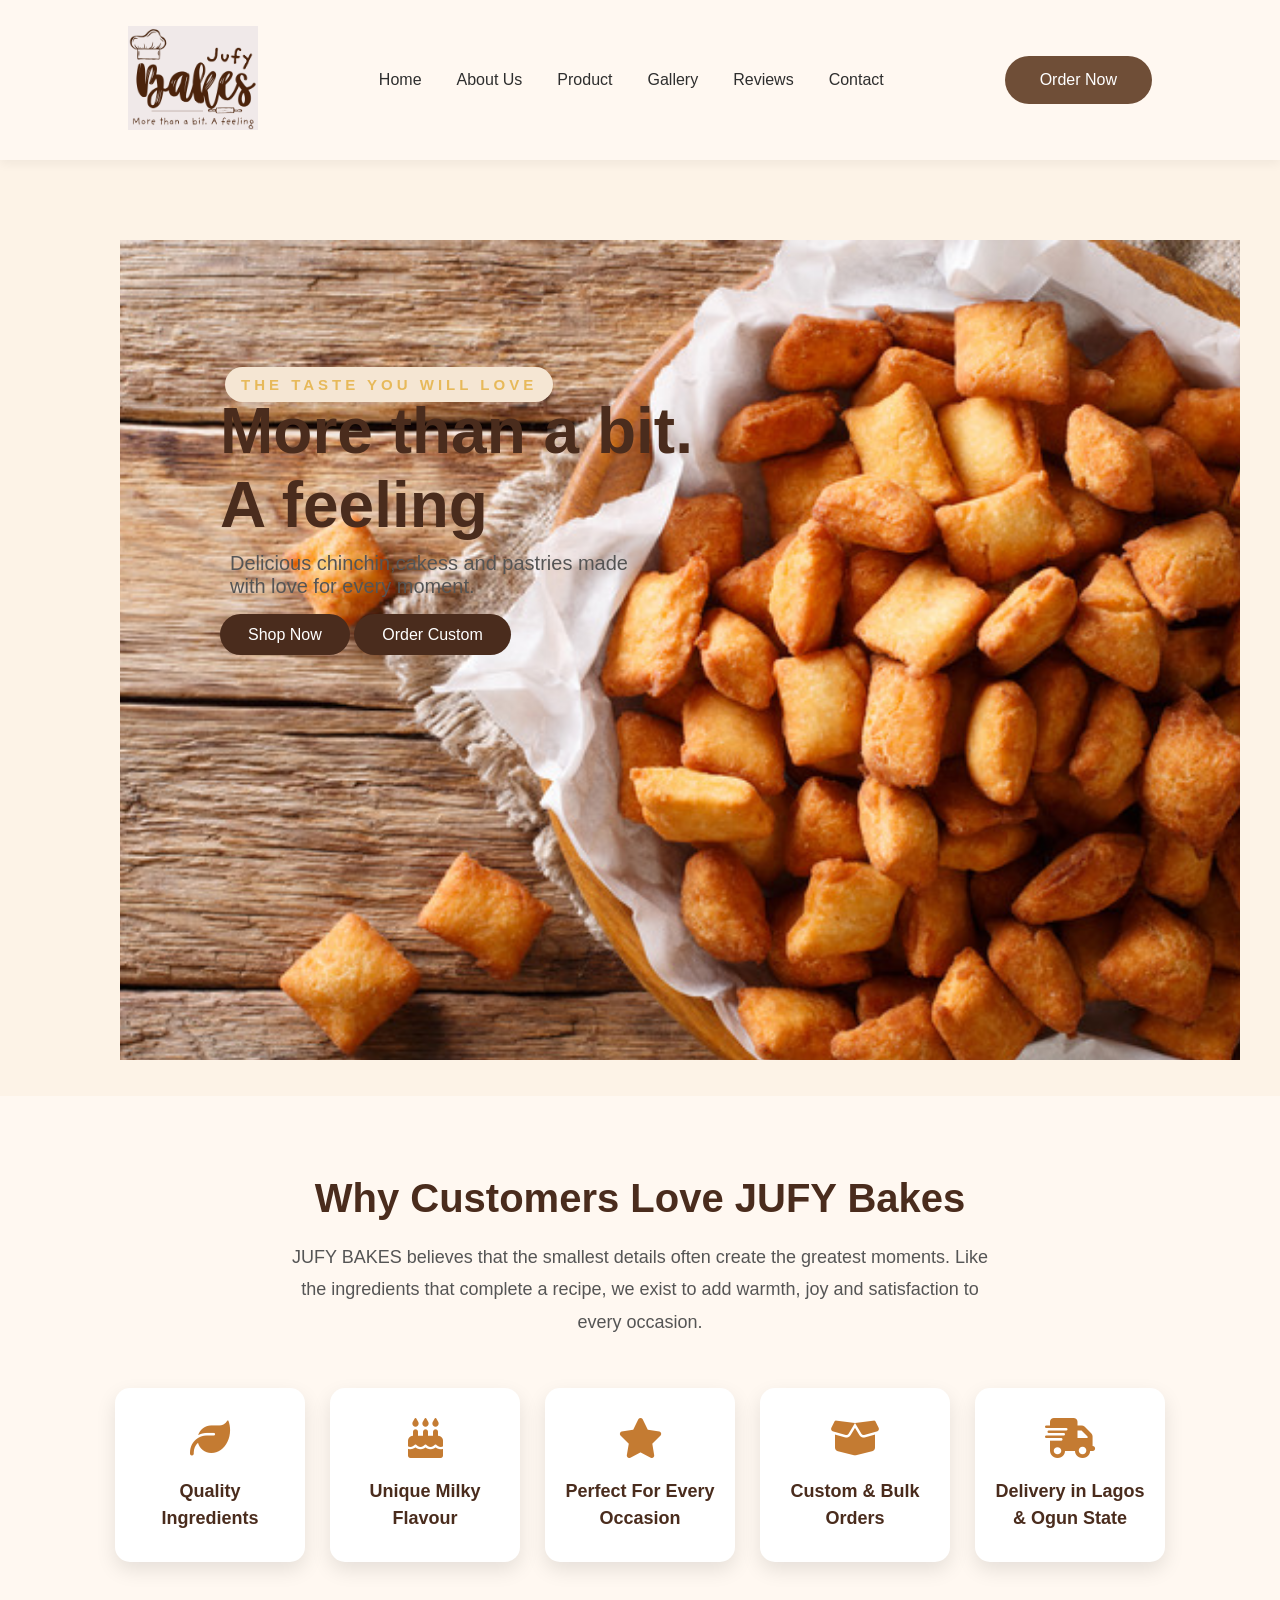
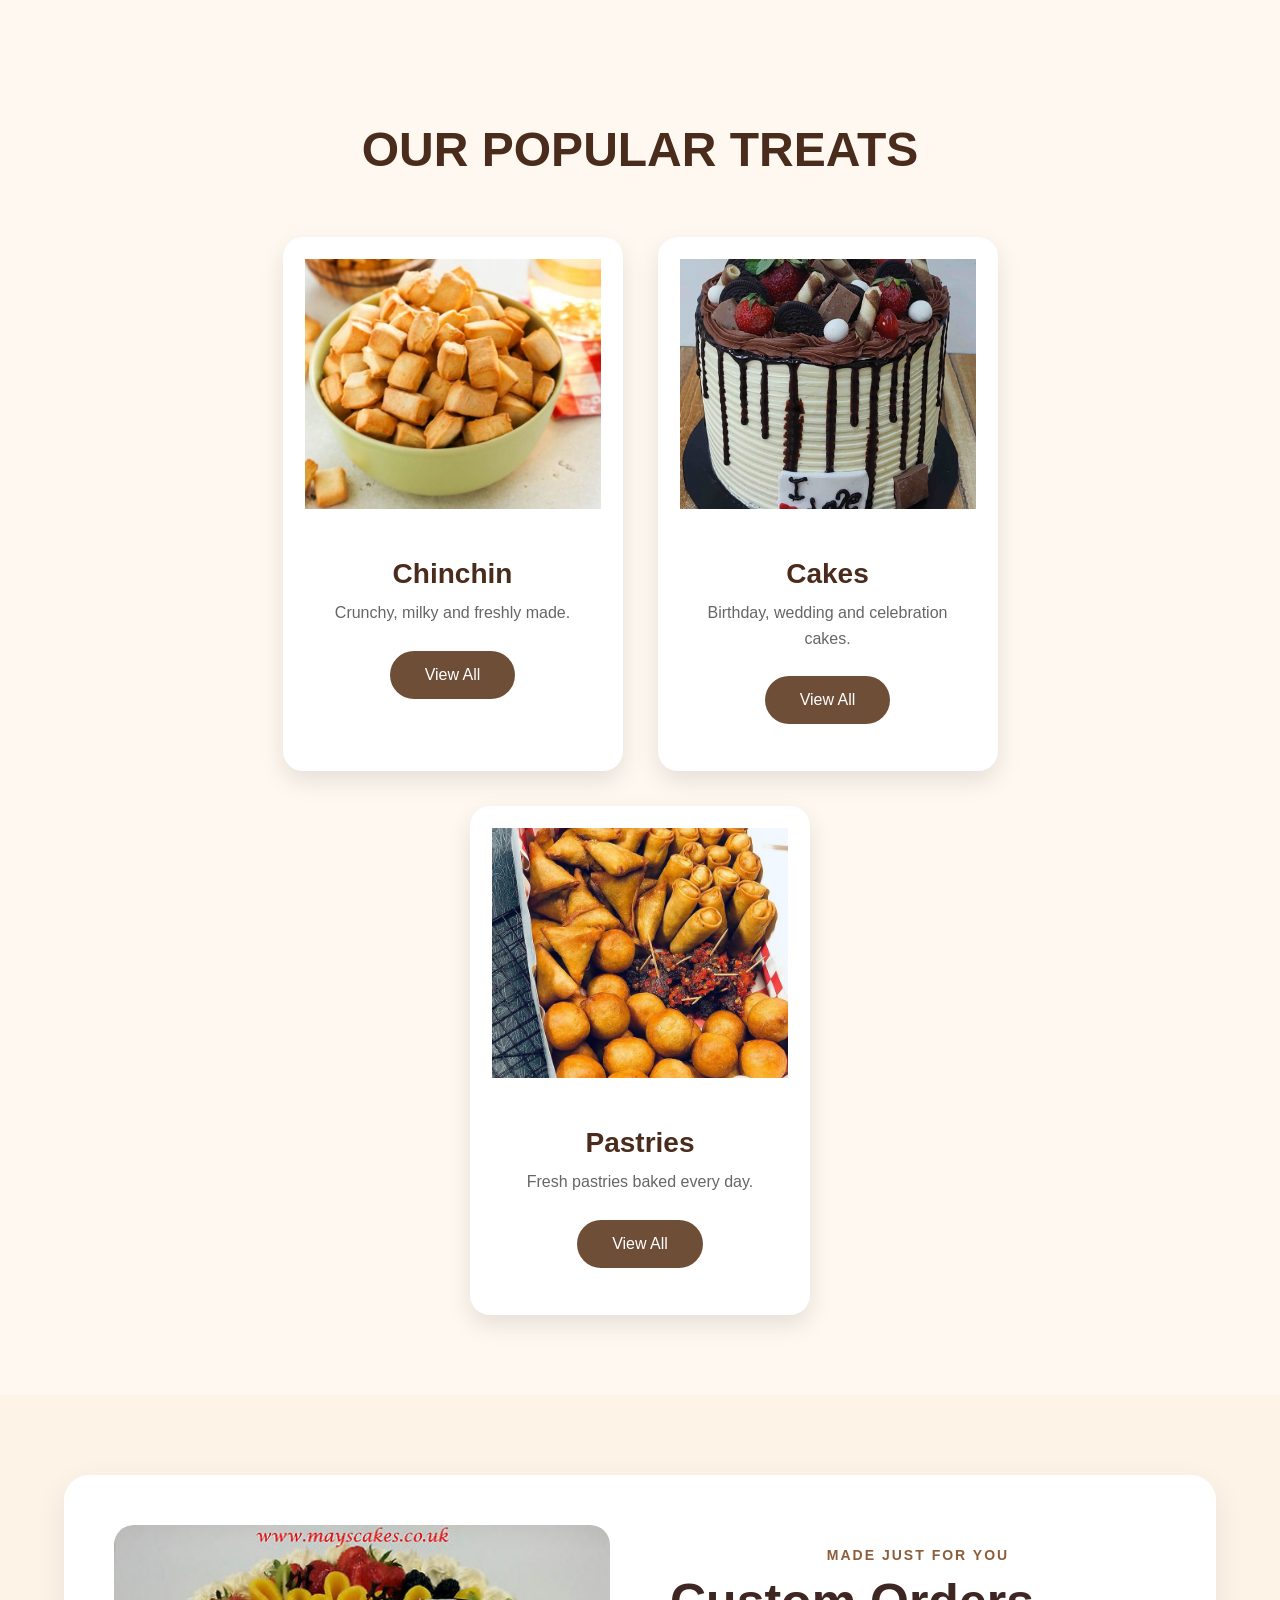
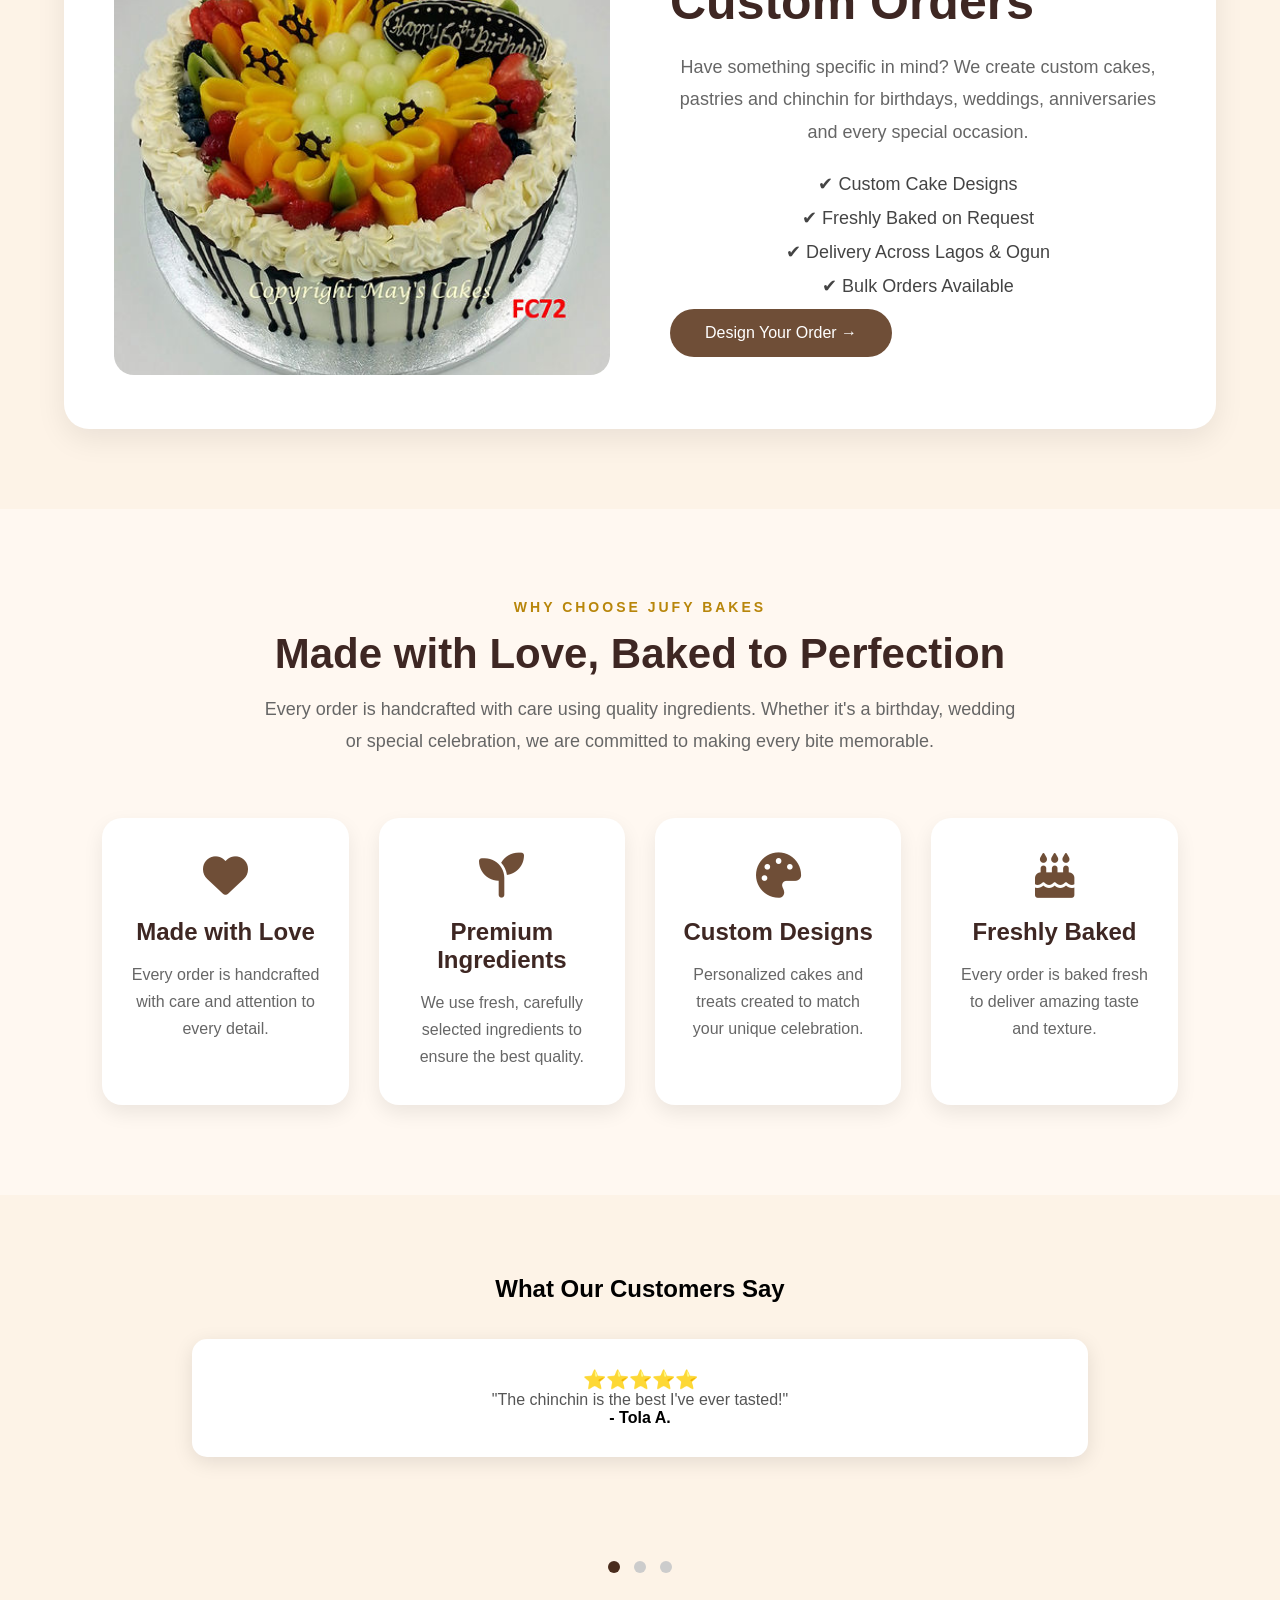
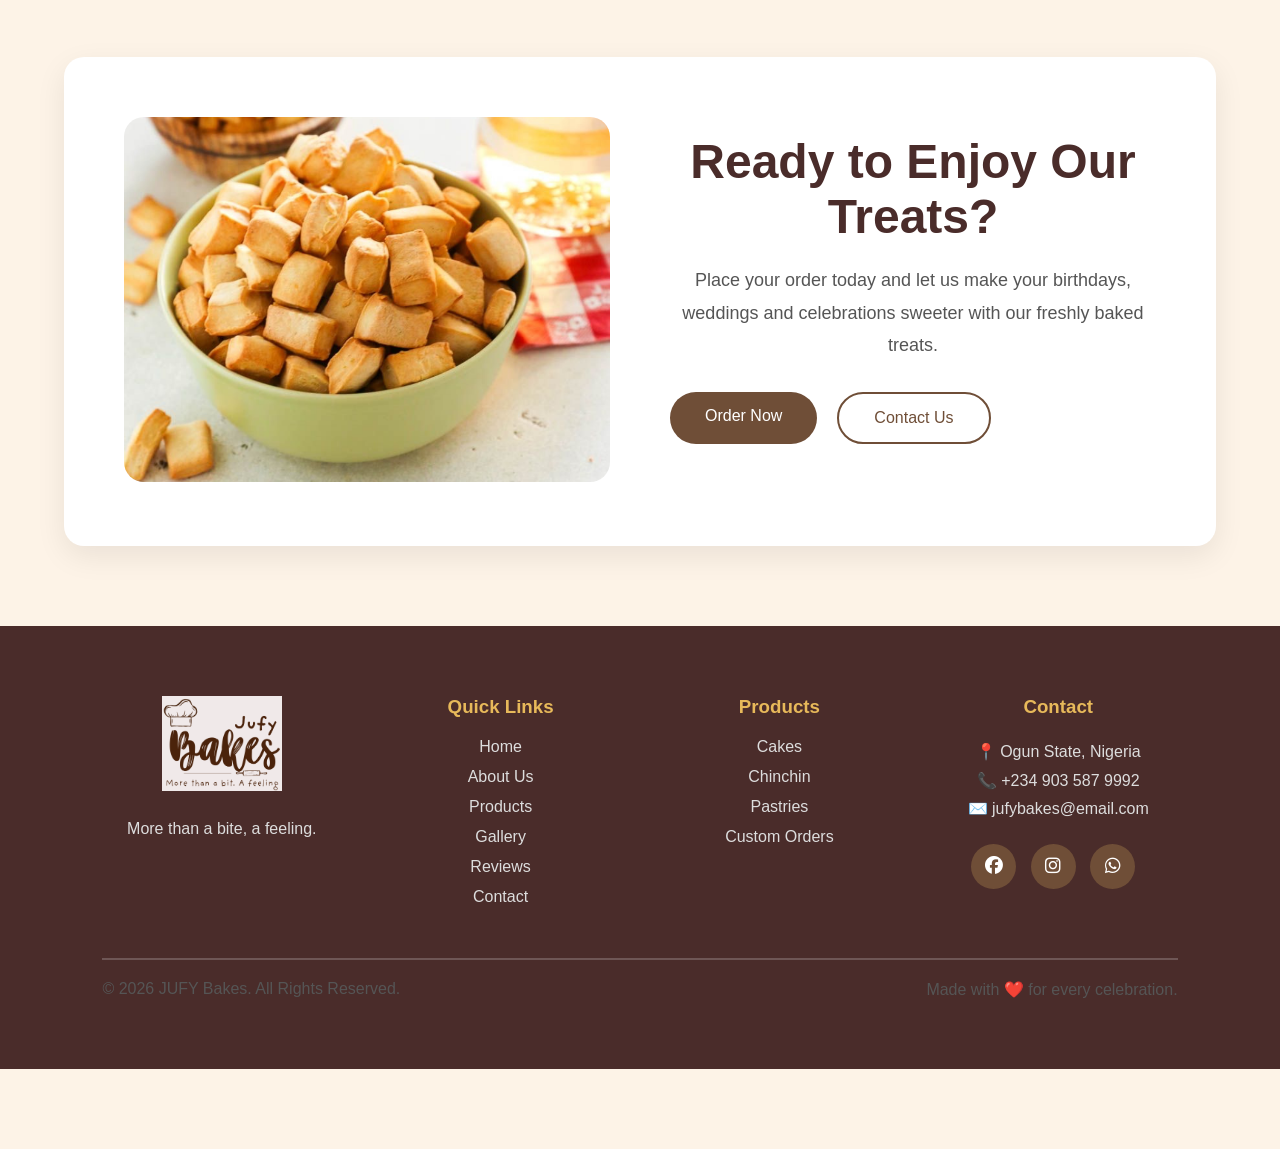
<file: index.html>
<!DOCTYPE html>
<html lang="en">
<head>
    <meta charset="UTF-8">
    <meta name="viewport" content="width=device-width, initial-scale=1.0">
    <title>JUFY Vamp</title>
    <link rel="stylesheet"  href="style.css">
    <link rel="stylesheet" href="https://cdnjs.cloudflare.com/ajax/libs/font-awesome/6.7.2/css/all.min.css">
   
</head>
<body>
    <header>
        <div class="logo">
            <img src="Images/Simple Logo.png">
        </div>

        <div  class="he-lin">
           <nav>
                <ul>
                   <li><a href="index.html">Home</a></li>
                   <li><a href="about.html">About Us</a></li>
                   <li><a href="product.html">Product</a></li>
                   <li><a href="gallery.html">Gallery</a></li>
                   <li><a href="reviews.html">Reviews</a></li>
                   <li><a href="contact.html">Contact</a></li>
                </ul>
           </nav>
        </div>

        <a href="custom.html" class="btn">Order Now</a>

    </header>

    <section class="container">
        <div class="slider">
            <img src="Images/intro.jpg" class="slide active">
            <img src="Images/triple-choco-birthday.png" class="slide"> 
            <img src="Images/smallchops.jpg" class="slide">

        </div>
        <div class="hero-container"><br><br>
           <span class="eyebrow">The taste you will love</span>

           <h1 class="heading">More than a bit.<br> A feeling </h1>

           <p class="deli">Delicious chinchin,cakess and pastries made <br>with love for every moment.</p>
              <br>
           <div class="hero-buttons">
               <a href="#" class="btns">Shop Now</a>
               <a href="#" class="btns">Order Custom</a>
            </div>
        </div>
           
    </section>   <br><br>


        <section class="features">

    <h2>Why Customers Love JUFY Bakes</h2>

    <p class="features-text">
        JUFY BAKES believes that the smallest details often create the greatest moments.
        Like the ingredients that complete a recipe, we exist to add warmth, joy and satisfaction to every occasion.
    </p>

    <div class="feature-container">

        <div class="feature-card">
            <i class="fa-solid fa-leaf"></i>
            <h3>Quality Ingredients</h3>
        </div>

        <div class="feature-card">
            <i class="fa-solid fa-cake-candles"></i>
            <h3>Unique Milky Flavour</h3>
        </div>

        <div class="feature-card">
            <i class="fa-solid fa-star"></i>
            <h3>Perfect For Every Occasion</h3>
        </div>

        <div class="feature-card">
            <i class="fa-solid fa-box-open"></i>
            <h3>Custom & Bulk Orders</h3>
        </div>

        <div class="feature-card">
            <i class="fa-solid fa-truck-fast"></i>
            <h3>Delivery in Lagos & Ogun State</h3>
        </div>

    </div>

</section>

       <section class="treats">

    <h2>OUR POPULAR TREATS</h2>

    <div class="cards">

        <!-- Chinchin -->
        <div class="card">
            <img src="Images/chin-chin-blog-1.png" alt="Chinchin">

            <div class="card-content">
                <h3>Chinchin</h3>
                <p>Crunchy, milky and freshly made.</p>

                <a href="chinchin.html" class="btn">View All</a>
            </div>
        </div>

        <!-- Cakes -->
        <div class="card">
            <img src="Images/12 inches.jpg" alt="Cake">

            <div class="card-content">
                <h3>Cakes</h3>
                <p>Birthday, wedding and celebration cakes.</p>

                <a href="cakes.html" class="btn">View All</a>
            </div>
        </div>

        <!-- Pastries -->
        <div class="card">
            <img src="Images/smallchops.jpg" alt="Pastries">

            <div class="card-content">
                <h3>Pastries</h3>
                <p>Fresh pastries baked every day.</p>

                <a href="pastries.html" class="btn">View All</a>
            </div>
        </div>

    </div>

</section>

        <section class="custom-section">

    <div class="custom-image">
        <img src="Images/friut cake.jpg" alt="Custom Cake">
    </div>

    <div class="custom-content">

        <p class="small-title">MADE JUST FOR YOU</p>

        <h2>Custom Orders</h2>

        <p class="custom-text">
            Have something specific in mind? We create custom cakes,
            pastries and chinchin for birthdays, weddings,
            anniversaries and every special occasion.
        </p>

        <div class="custom-features">

            <p>✔ Custom Cake Designs</p>

            <p>✔ Freshly Baked on Request</p>

            <p>✔ Delivery Across Lagos & Ogun</p>

            <p>✔ Bulk Orders Available</p>

        </div>
           <a href="custom.html" class="btn">Design Your Order →</a>
        </div>

</section> 

       <section class="why-choose">

    <p class="section-tag">WHY CHOOSE JUFY BAKES</p>

    <h2>Made with Love, Baked to Perfection</h2>

    <p class="section-text">
        Every order is handcrafted with care using quality ingredients.
        Whether it's a birthday, wedding or special celebration,
        we are committed to making every bite memorable.
    </p>

    <div class="why-container">

        <div class="why-card">
            <i class="fa-solid fa-heart"></i>
            <h3>Made with Love</h3>

            <p>
                Every order is handcrafted with care and attention to every detail.
            </p>
        </div>

        <div class="why-card">
            <i class="fa-solid fa-seedling"></i>
            <h3>Premium Ingredients</h3>

            <p>
                We use fresh, carefully selected ingredients to ensure the best quality.
            </p>
        </div>

        <div class="why-card">
            <i class="fa-solid fa-palette"></i>
            <h3>Custom Designs</h3>

            <p>
                Personalized cakes and treats created to match your unique celebration.
            </p>
        </div>

        <div class="why-card">
            <i class="fa-solid fa-cake-candles"></i>
            <h3>Freshly Baked</h3>

            <p>
                Every order is baked fresh to deliver amazing taste and texture.
            </p>
        </div>

    </div>

</section>
    <section class="reviews">

        <h2>What Our Customers Say</h2>
        <br><br>

        <div class="review-slider">

            <div class="review active">
               <h3>⭐⭐⭐⭐⭐</h3>
               <p>"The chinchin is the best I've ever tasted!"</p>
               <h4>- Tola A.</h4>
            </div>

            <div class="review">
                <h3>⭐⭐⭐⭐⭐</h3>
                <p>"My go-to for every event. Jufy Bakes never disappoints."</p>
                <h4>- Maryam O.</h4>
            </div>

            <div class="review">
                <h3>⭐⭐⭐⭐⭐</h3>
                <p>"The cakes are soft and delicious. Highly recommended."</p>
                <h4>- Andre B.</h4>
            </div>

    </div>

    <div class="dots">
        <span class="dot active"></span>
        <span class="dot"></span>
        <span class="dot"></span>
    </div>

    <section class="cta">

    <div class="cta-image">
        <img src="Images/chin-chin-blog-1.png" alt="">
    </div>

    <div class="cta-text">

        <h2>Ready to Enjoy Our Treats?</h2>
       

        <p>
            Place your order today and let us make your
            birthdays, weddings and celebrations sweeter
            with our freshly baked treats.
        </p>

        <div class="cta-buttons">
            <a href="product.html" class="btn">Order Now</a>
            <a href="contact.html" class="btn2">Contact Us</a>
        </div>

    </div>

</section>


     <footer>

    <div class="footer-container">

        <div class="footer-box">

            <img src="Images/Simple Logo.png" alt="JUFY Bakes Logo">

            <p>
                More than a bite, a feeling.
            </p>

        </div>

        <div class="footer-box">

            <h3>Quick Links</h3>

            <a href="#">Home</a>
            <a href="#">About Us</a>
            <a href="#">Products</a>
            <a href="#">Gallery</a>
            <a href="#">Reviews</a>
            <a href="#">Contact</a>

        </div>

        <div class="footer-box">

            <h3>Products</h3>

            <a href="#">Cakes</a>
            <a href="#">Chinchin</a>
            <a href="#">Pastries</a>
            <a href="#">Custom Orders</a>

        </div>

        <div class="footer-box">

            <h3>Contact</h3>

            <p>📍 Ogun State, Nigeria</p>
            <p>📞 +234 903 587 9992</p>
            <p>✉️ jufybakes@email.com</p>

            <div class="socials">

                <a href="#"><i class="fa-brands fa-facebook"></i></a>

                <a href="#"><i class="fa-brands fa-instagram"></i></a>

                <a href="#"><i class="fa-brands fa-whatsapp"></i></a>

            </div>

        </div>

    </div>

    <hr>

    <div class="copyright">

        <p>
            © 2026 JUFY Bakes. All Rights Reserved.
        </p>

        <p>
            Made with ❤️ for every celebration.
        </p>

    </div>

</footer>   
   
     <script src="script.js"></script>
</body>
</html>
</file>
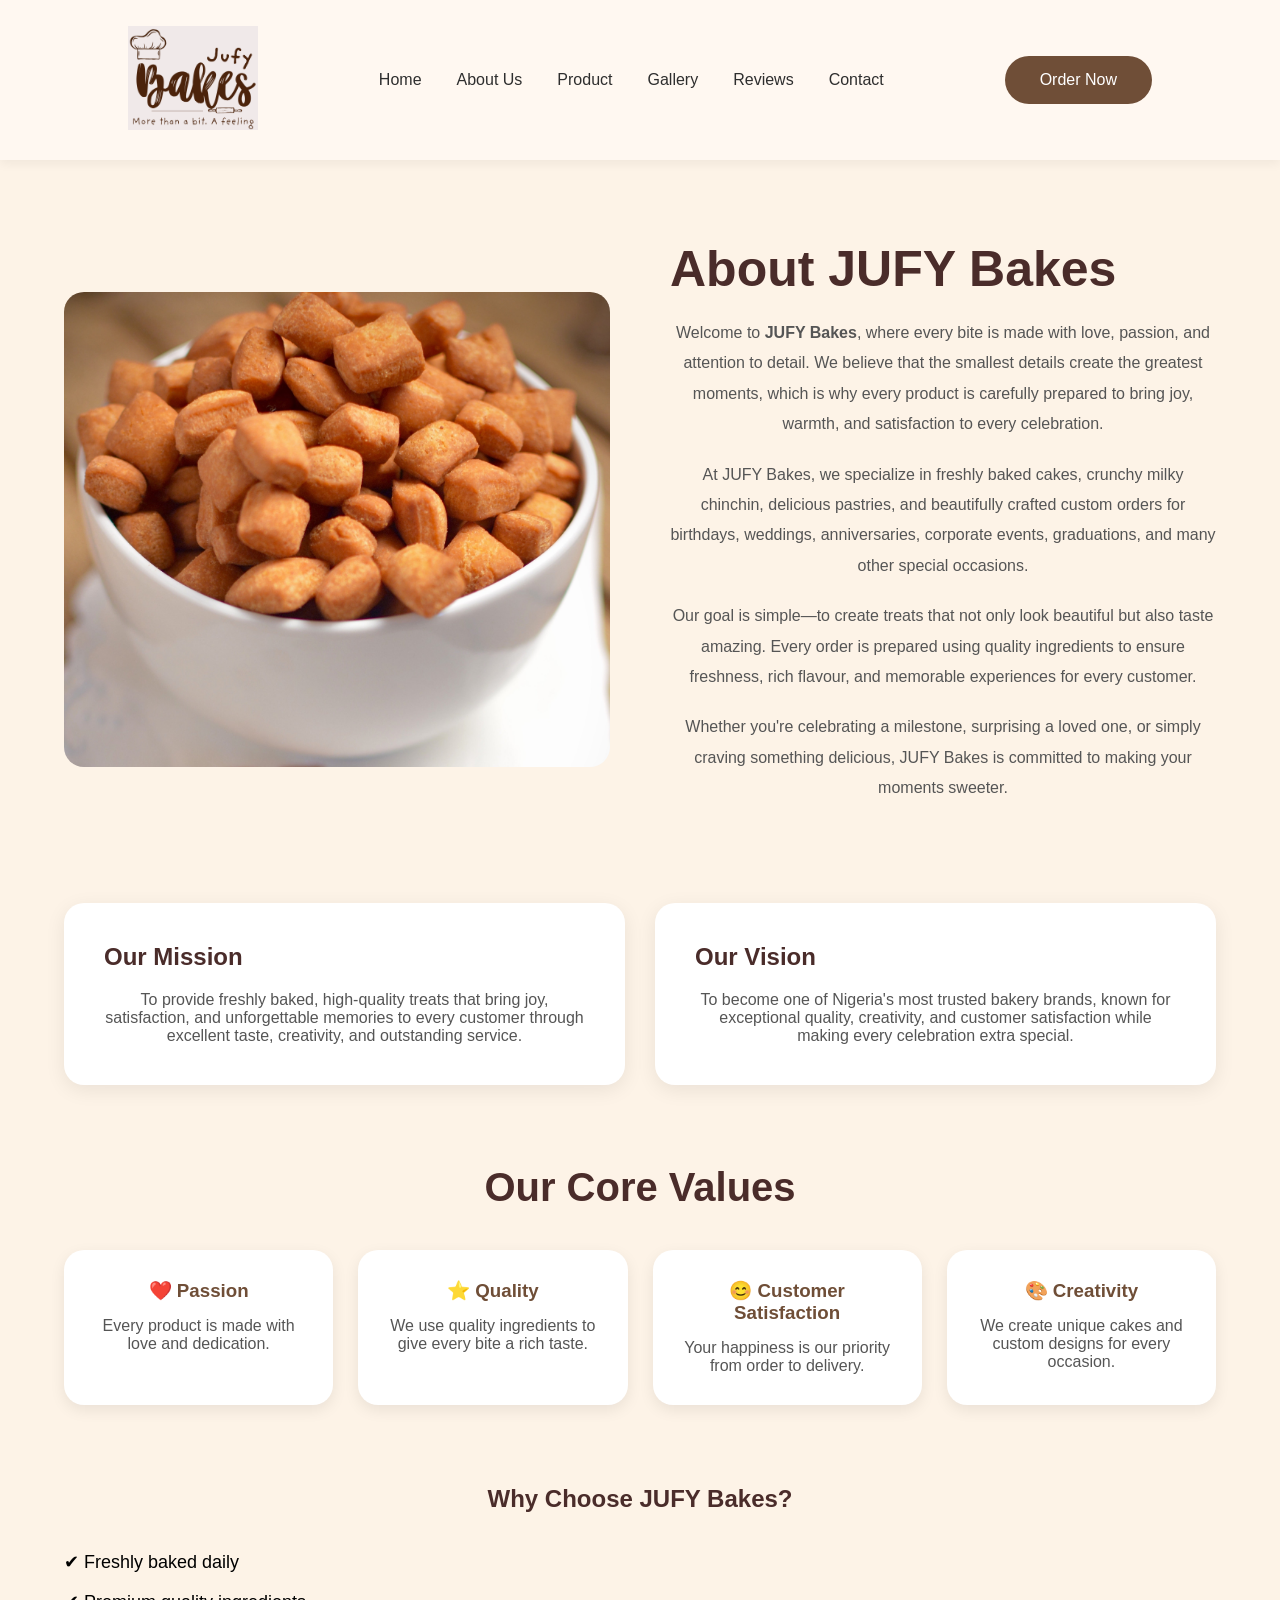
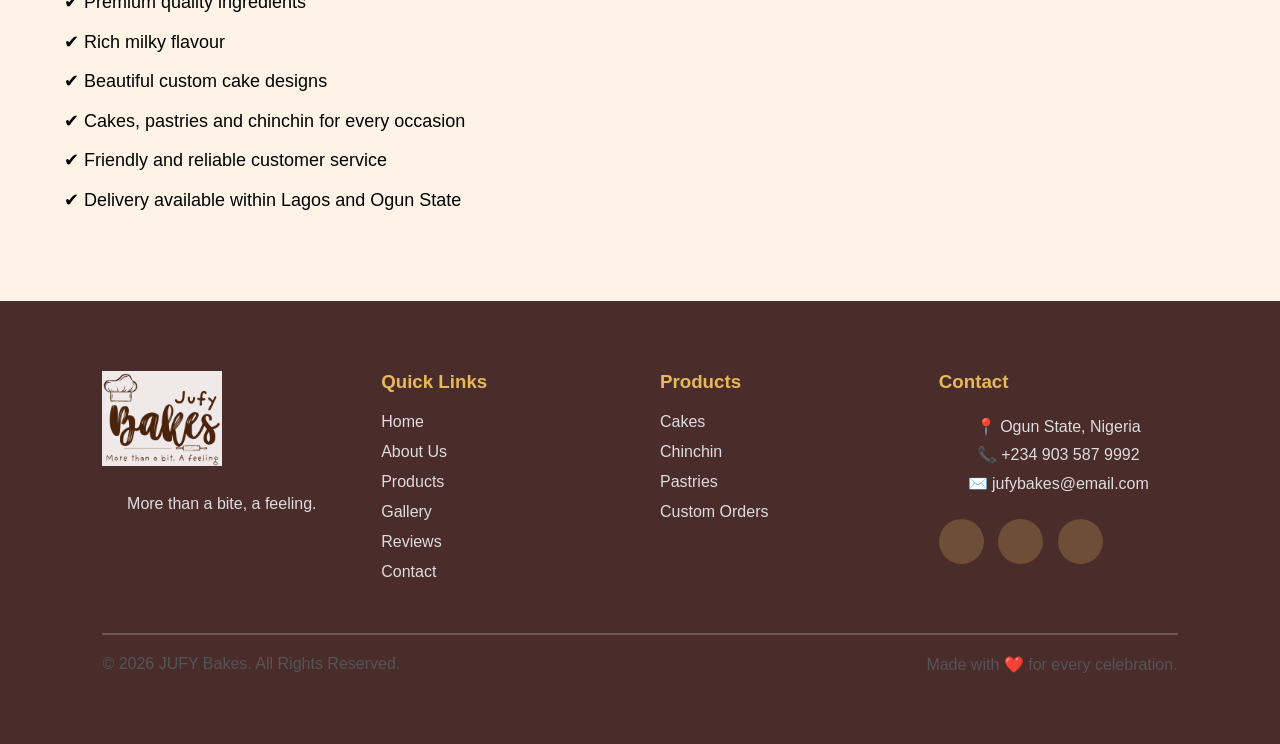
<file: about.html>
<!DOCTYPE html>
<html lang="en">
<head>
    <meta charset="UTF-8">
    <meta name="viewport" content="width=device-width, initial-scale=1.0">
    <title>About Us | JUFY Bakes</title>

    <link rel="stylesheet" href="style.css">
</head>
<body>

    <header>
        <div class="logo">
            <img src="Images/Simple Logo.png">
        </div>

        <div  class="he-lin">
           <nav>
                <ul>
                   <li><a href="index.html">Home</a></li>
                   <li><a href="about.html">About Us</a></li>
                   <li><a href="product.html">Product</a></li>
                   <li><a href="gallery.html">Gallery</a></li>
                   <li><a href="reviews.html">Reviews</a></li>
                   <li><a href="contact.html">Contact</a></li>
                </ul>
           </nav>
        </div>

         <a href="custom.html" class="btn">Order Now</a>

    </header>

<section class="about-page">

    <div class="about-image">
        <img src="Images/Chin_Chin.jpg" alt="JUFY Bakes">
    </div>

    <div class="about-content">

        <h1>About JUFY Bakes</h1>

        <p>
            Welcome to <strong>JUFY Bakes</strong>, where every bite is made with love,
            passion, and attention to detail. We believe that the smallest
            details create the greatest moments, which is why every product
            is carefully prepared to bring joy, warmth, and satisfaction
            to every celebration.
        </p>

        <p>
            At JUFY Bakes, we specialize in freshly baked cakes, crunchy
            milky chinchin, delicious pastries, and beautifully crafted
            custom orders for birthdays, weddings, anniversaries,
            corporate events, graduations, and many other special occasions.
        </p>

        <p>
            Our goal is simple—to create treats that not only look beautiful
            but also taste amazing. Every order is prepared using quality
            ingredients to ensure freshness, rich flavour, and memorable
            experiences for every customer.
        </p>

        <p>
            Whether you're celebrating a milestone, surprising a loved one,
            or simply craving something delicious, JUFY Bakes is committed
            to making your moments sweeter.
        </p>

    </div>

</section>

<section class="mission-vision">

    <div class="box">

        <h2>Our Mission</h2>

        <p>
            To provide freshly baked, high-quality treats that bring joy,
            satisfaction, and unforgettable memories to every customer
            through excellent taste, creativity, and outstanding service.
        </p>

    </div>

    <div class="box">

        <h2>Our Vision</h2>

        <p>
            To become one of Nigeria's most trusted bakery brands,
            known for exceptional quality, creativity, and customer
            satisfaction while making every celebration extra special.
        </p>

    </div>

</section>

<section class="values">

    <h2>Our Core Values</h2>

    <div class="value-container">

        <div class="value-card">
            <h3>❤️ Passion</h3>
            <p>Every product is made with love and dedication.</p>
        </div>

        <div class="value-card">
            <h3>⭐ Quality</h3>
            <p>We use quality ingredients to give every bite a rich taste.</p>
        </div>

        <div class="value-card">
            <h3>😊 Customer Satisfaction</h3>
            <p>Your happiness is our priority from order to delivery.</p>
        </div>

        <div class="value-card">
            <h3>🎨 Creativity</h3>
            <p>We create unique cakes and custom designs for every occasion.</p>
        </div>

    </div>

</section>

<section class="why-about">

    <h2>Why Choose JUFY Bakes?</h2>

    <ul>
        <li>✔ Freshly baked daily</li>
        <li>✔ Premium quality ingredients</li>
        <li>✔ Rich milky flavour</li>
        <li>✔ Beautiful custom cake designs</li>
        <li>✔ Cakes, pastries and chinchin for every occasion</li>
        <li>✔ Friendly and reliable customer service</li>
        <li>✔ Delivery available within Lagos and Ogun State</li>
    </ul>

</section>

<footer>

    <div class="footer-container">

        <div class="footer-box">

            <img src="Images/Simple Logo.png" alt="JUFY Bakes Logo">

            <p>
                More than a bite, a feeling.
            </p>

        </div>

        <div class="footer-box">

            <h3>Quick Links</h3>

            <a href="#">Home</a>
            <a href="#">About Us</a>
            <a href="#">Products</a>
            <a href="#">Gallery</a>
            <a href="#">Reviews</a>
            <a href="#">Contact</a>

        </div>

        <div class="footer-box">

            <h3>Products</h3>

            <a href="#">Cakes</a>
            <a href="#">Chinchin</a>
            <a href="#">Pastries</a>
            <a href="#">Custom Orders</a>

        </div>

        <div class="footer-box">

            <h3>Contact</h3>

            <p>📍 Ogun State, Nigeria</p>
            <p>📞 +234 903 587 9992</p>
            <p>✉️ jufybakes@email.com</p>

            <div class="socials">

                <a href="#"><i class="fa-brands fa-facebook"></i></a>

                <a href="#"><i class="fa-brands fa-instagram"></i></a>

                <a href="#"><i class="fa-brands fa-whatsapp"></i></a>

            </div>

        </div>

    </div>

    <hr>

    <div class="copyright">

        <p>
            © 2026 JUFY Bakes. All Rights Reserved.
        </p>

        <p>
            Made with ❤️ for every celebration.
        </p>

    </div>

</footer>   

</body>
</html>
</file>
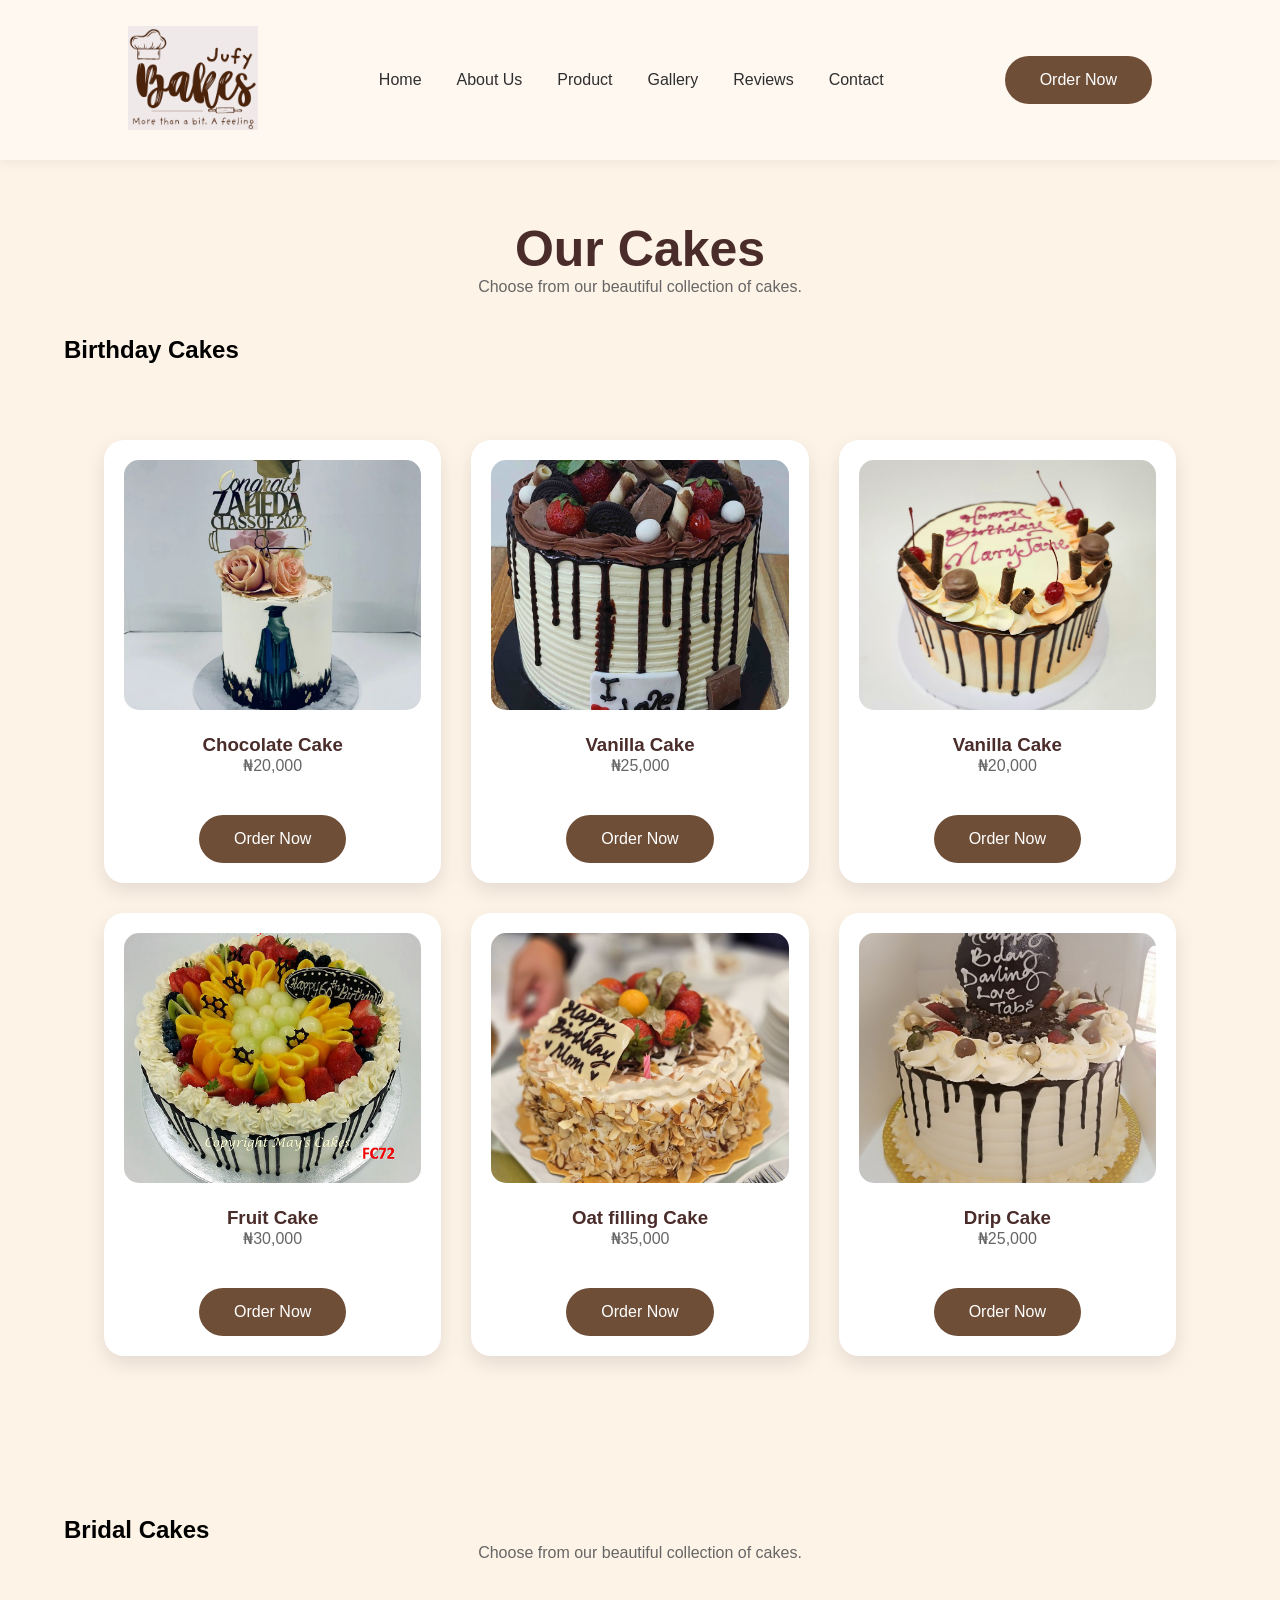
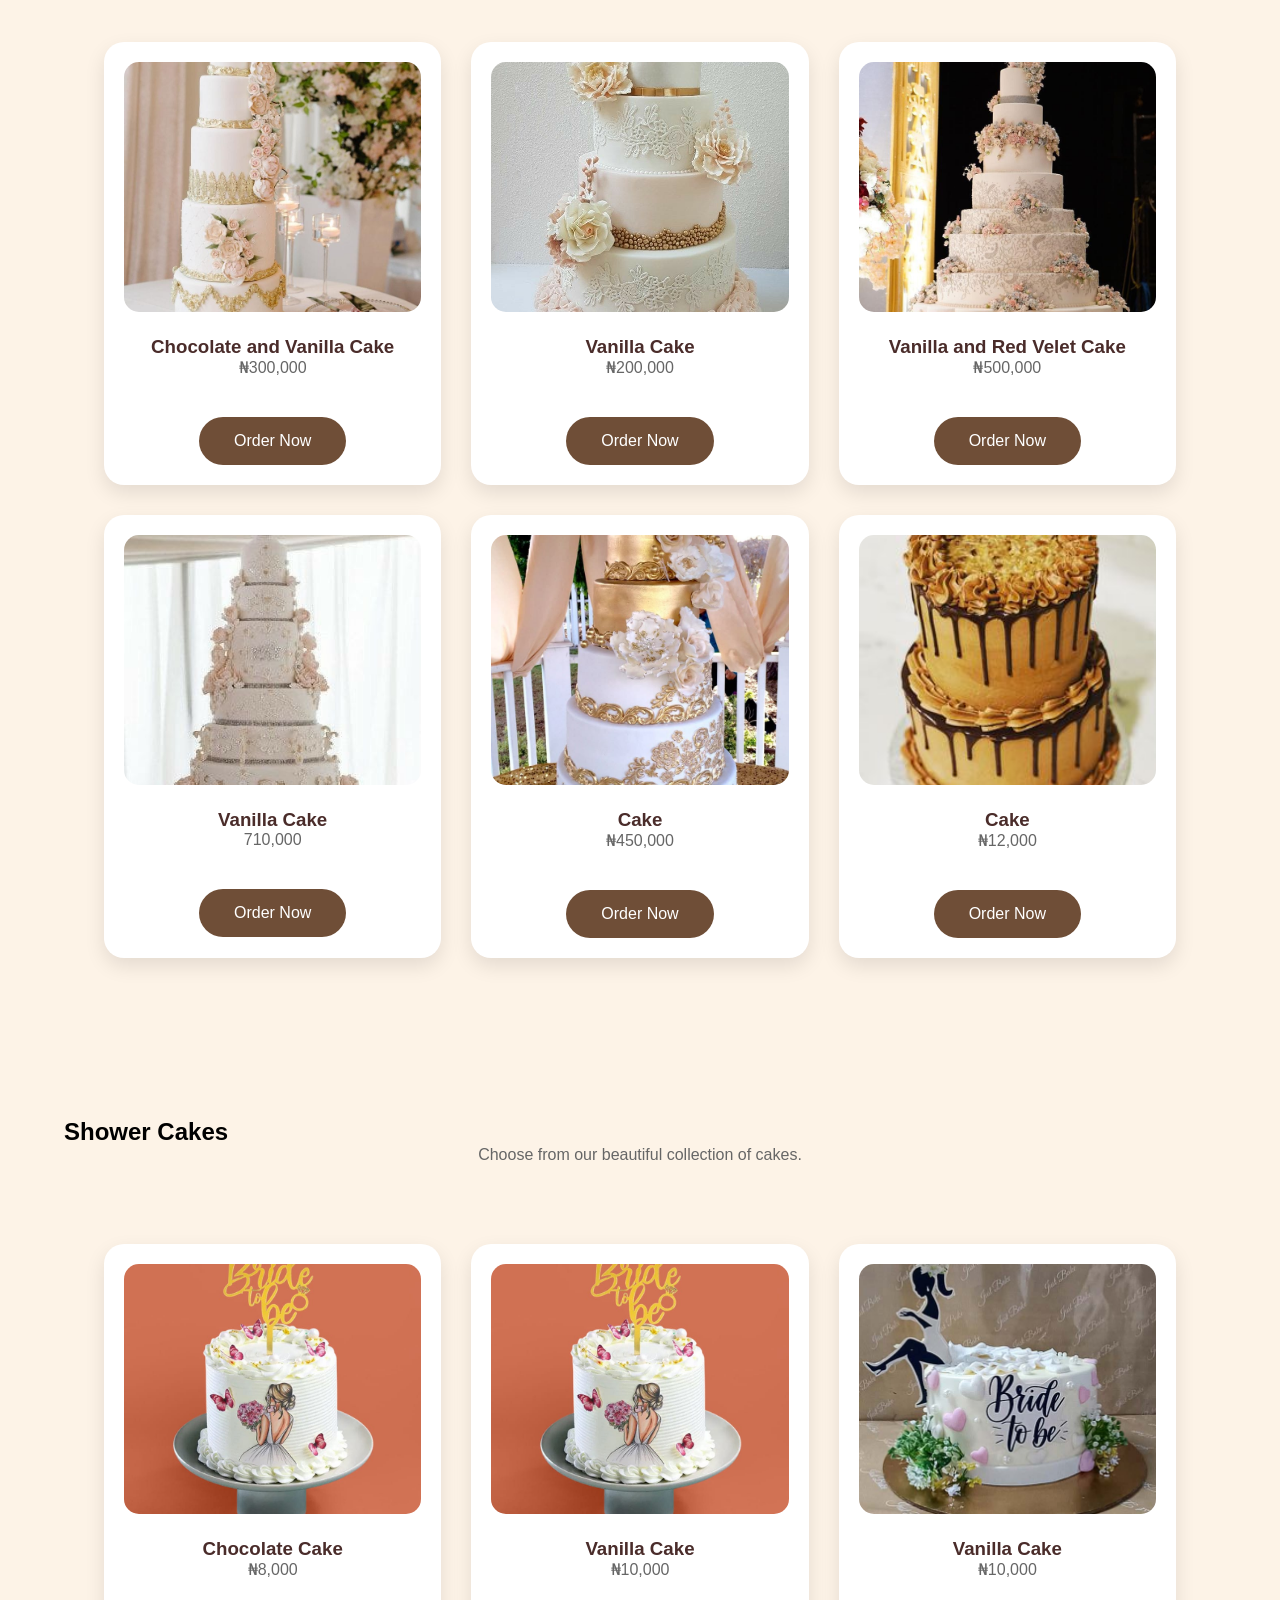
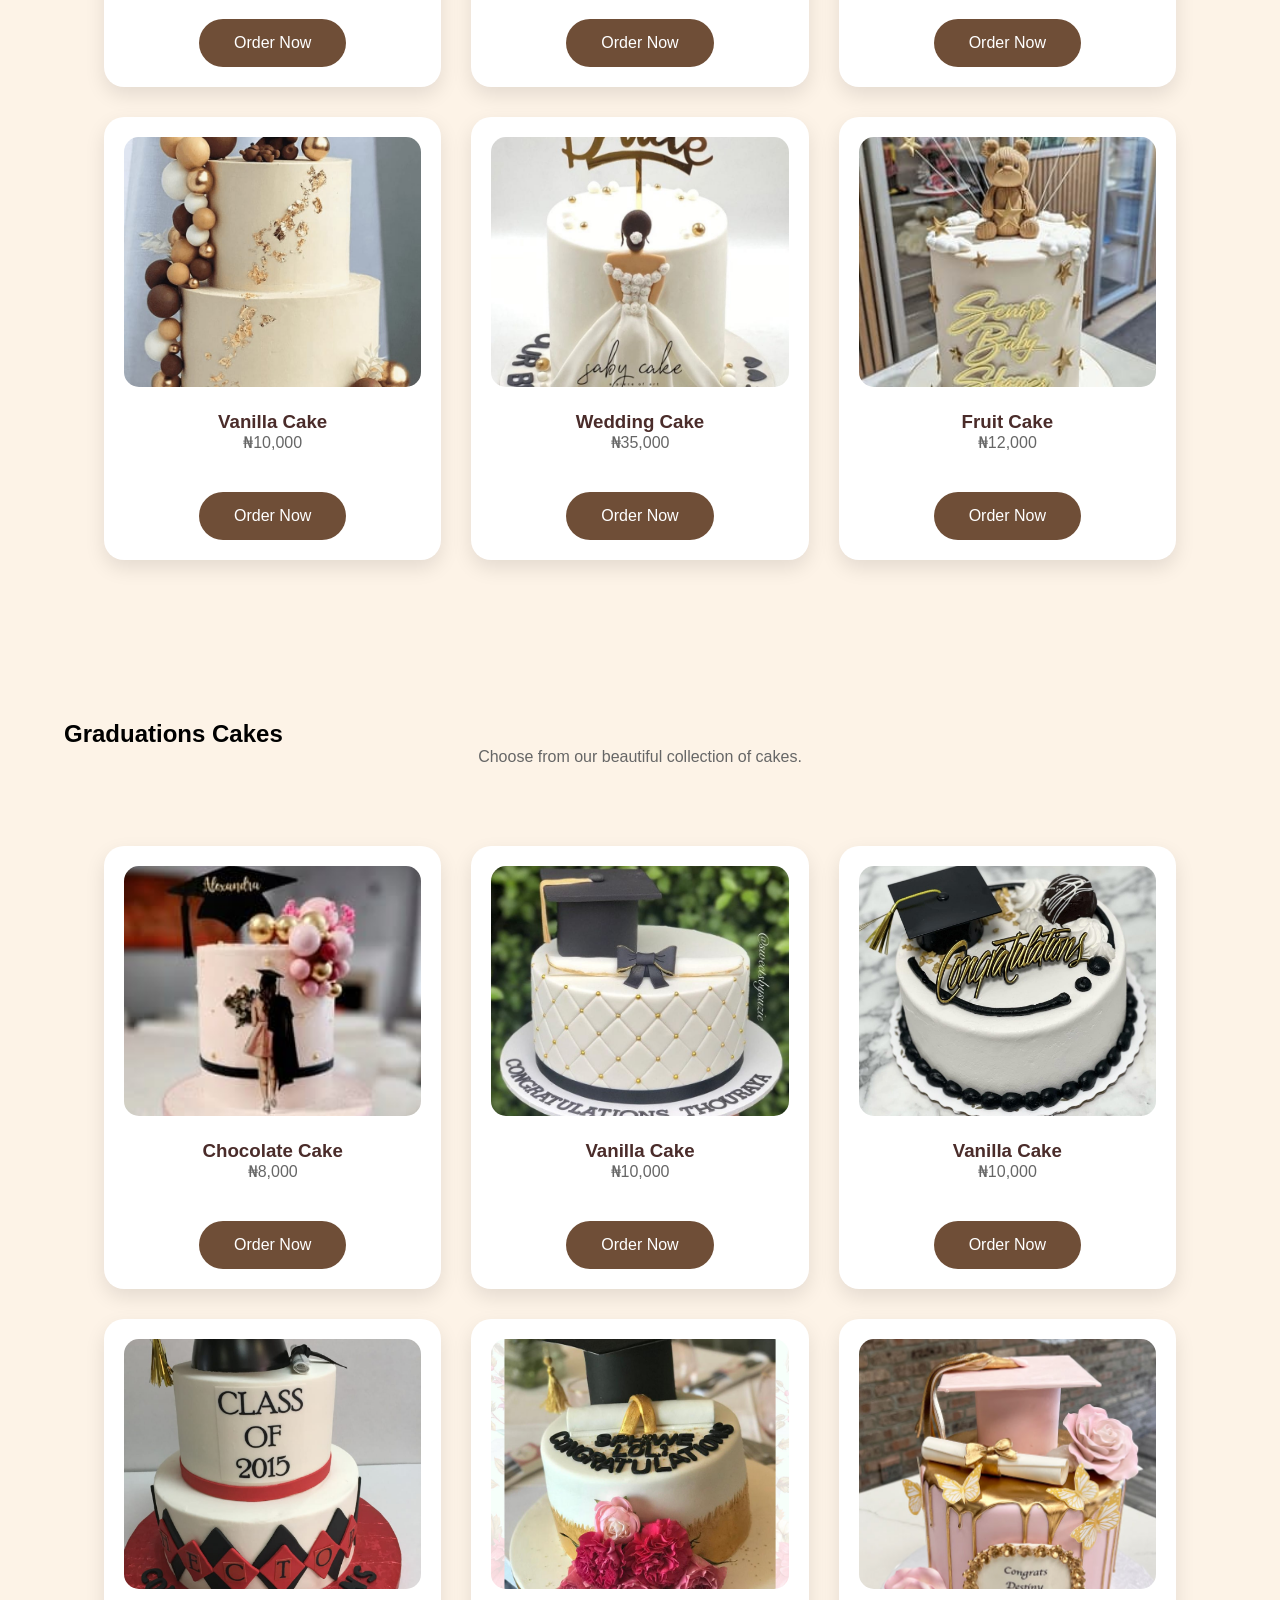
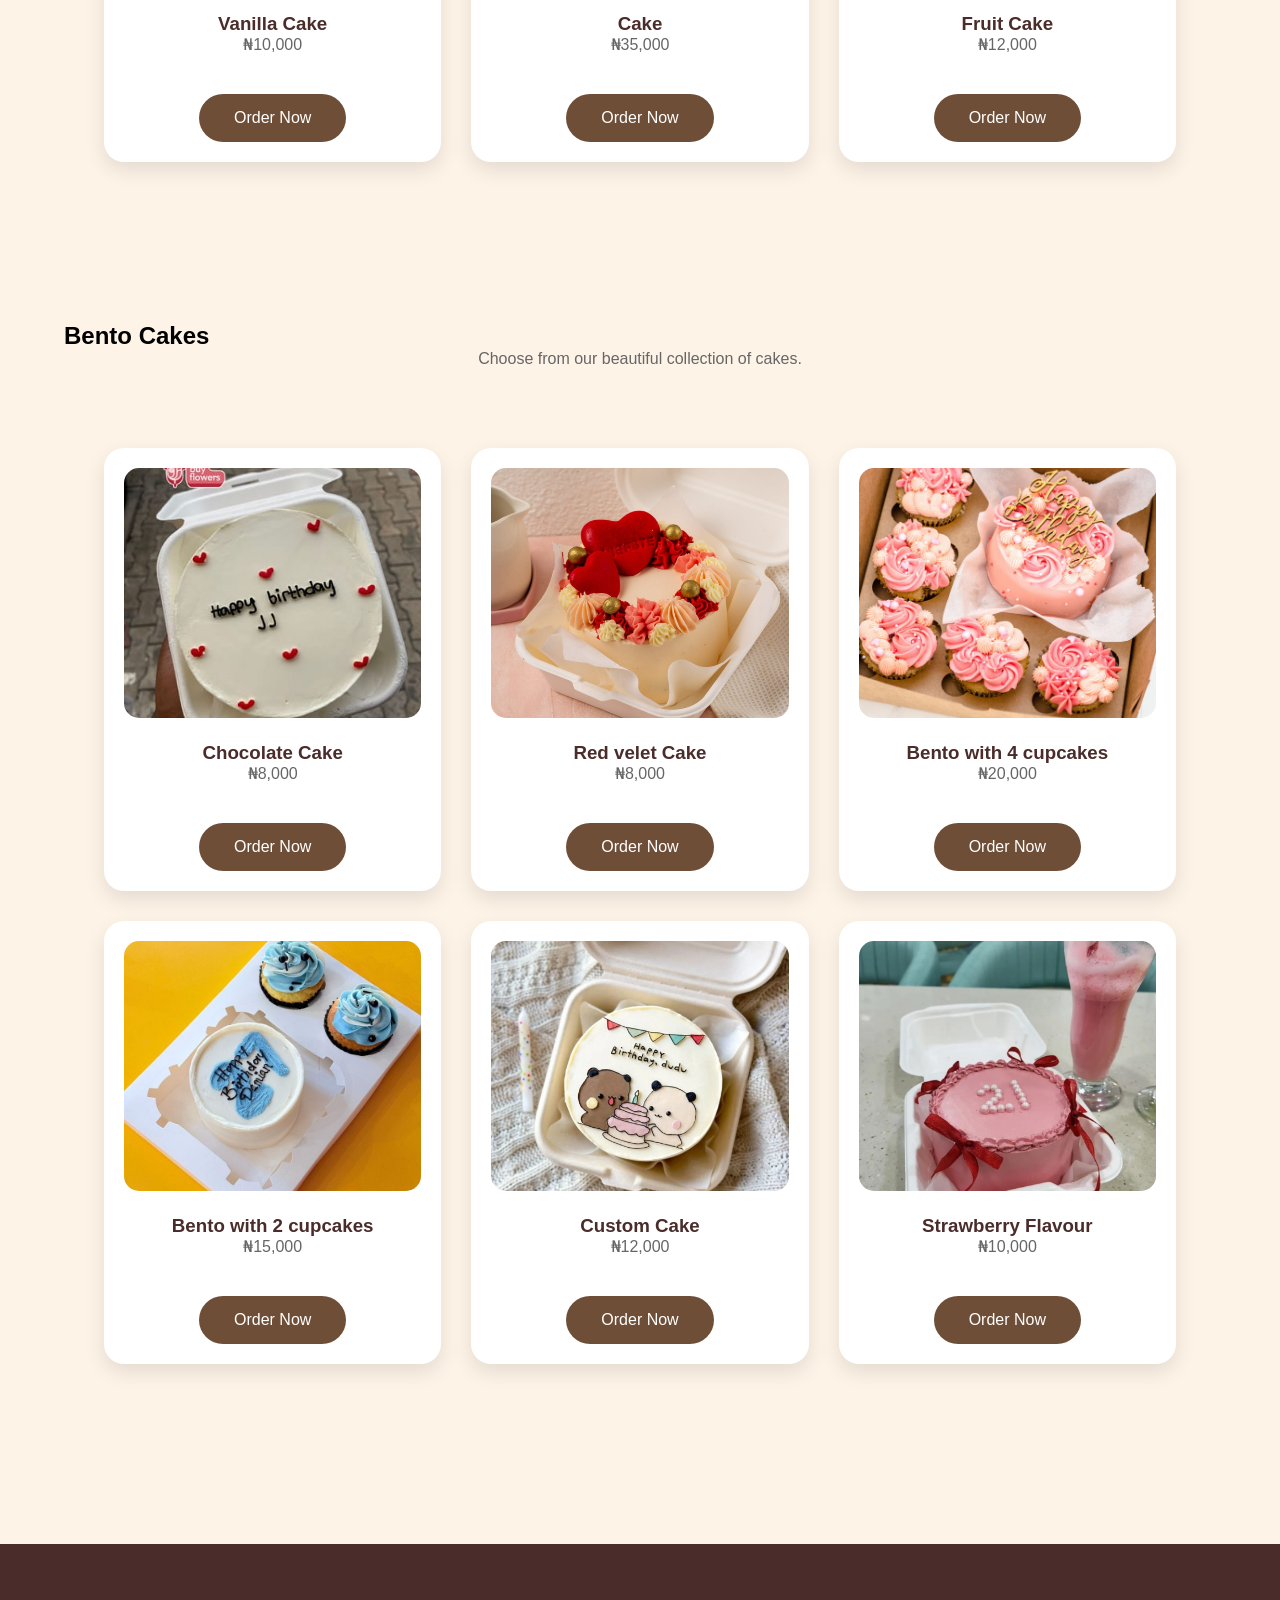
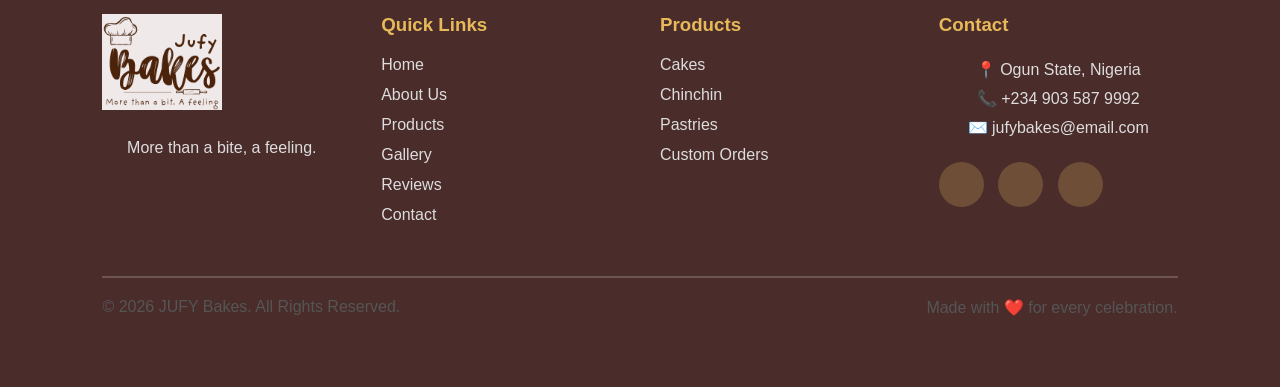
<file: cakes.html>
<!DOCTYPE html>
<html lang="en">
<head>
<meta charset="UTF-8">
<meta name="viewport" content="width=device-width, initial-scale=1.0">

<title>Cakes | JUFY Bakes</title>

<link rel="stylesheet" href="style.css">
</head>

<body>

    <header>
        <div class="logo">
            <img src="Images/Simple Logo.png">
        </div>

        <div  class="he-lin">
           <nav>
                <ul>
                   <li><a href="index.html">Home</a></li>
                   <li><a href="about.html">About Us</a></li>
                   <li><a href="product.html">Product</a></li>
                   <li><a href="gallery.html">Gallery</a></li>
                   <li><a href="reviews.html">Reviews</a></li>
                   <li><a href="contact.html">Contact</a></li>
                </ul>
           </nav>
        </div>

         <a href="custom.html" class="btn">Order Now</a>

    </header>

<section class="products">

<h1>Our Cakes</h1>

<p>Choose from our beautiful collection of cakes.</p>

<h2>Birthday Cakes</h2><br><br>

<div class="product-container">

<div class="product-card">

<img src="Images/grad (11).jpeg">

<h3>Chocolate Cake</h3>

<p>₦20,000</p>

<a href="custom.html" class="btn">Order Now</a>

</div>

<div class="product-card">

<img src="Images/12 inches.jpg">

<h3>Vanilla Cake</h3>

<p>₦25,000</p>

<a href="custom.html" class="btn">Order Now</a>

</div>

<div class="product-card">

<img src="Images/cakes.jpg">

<h3>Vanilla Cake</h3>

<p>₦20,000</p>
<a href="custom.html" class="btn">Order Now</a>



</div>

<div class="product-card">

<img src="Images/friut cake.jpg">

<h3>Fruit Cake</h3>

<p>₦30,000</p>

<a href="custom.html" class="btn">Order Now</a>


</div>

<div class="product-card">

<img src="Images/1000s.jpg">

<h3>Oat filling Cake</h3>

<p>₦35,000</p>

<a href="custom.html" class="btn">Order Now</a>


</div>

<div class="product-card">

<img src="Images/dc-22.jpg">

<h3>Drip Cake</h3>

<p>₦25,000</p>

<a href="custom.html" class="btn">Order Now</a>


</div>

</div>

</div>

</section>



<section class="products">

<h2>Bridal Cakes</h2>

<p>Choose from our beautiful collection of cakes.</p>

<div class="product-container">

<div class="product-card">

<img src="Images/bridal4 (1).jpeg">

<h3>Chocolate and Vanilla Cake</h3>

<p>₦300,000</p>

<a href="custom.html" class="btn">Order Now</a>


</div>

<div class="product-card">

<img src="Images/bridal4 (2).jpeg">

<h3>Vanilla Cake</h3>

<p>₦200,000</p>

<a href="custom.html" class="btn">Order Now</a>


</div>

<div class="product-card">

<img src="Images/bridal4 (3).jpeg">

<h3>Vanilla and Red Velet Cake</h3>

<p>₦500,000</p>

<a href="custom.html" class="btn">Order Now</a>


</div>

<div class="product-card">

<img src="Images/bridal4 (4).jpeg">

<h3>Vanilla Cake</h3>

<p>710,000</p>

<a href="custom.html" class="btn">Order Now</a>


</div>

<div class="product-card">

<img src="Images/bridal4 (5).jpeg">

<h3> Cake</h3>

<p>₦450,000</p>
<a href="custom.html" class="btn">Order Now</a>


</div>

<div class="product-card">

<img src="Images/258s.jpg">

<h3> Cake</h3>

<p>₦12,000</p>

<a href="custom.html" class="btn">Order Now</a>


</div>

</div>

</section>

<section class="products">

<h2>Shower Cakes</h2>

<p>Choose from our beautiful collection of cakes.</p>

<div class="product-container">

<div class="product-card">

<img src="Images/shower 5 (2).jpeg">

<h3>Chocolate Cake</h3>

<p>₦8,000</p>

<a href="custom.html" class="btn">Order Now</a>


</div>

<div class="product-card">

<img src="Images/shower 5 (1).jpeg">

<h3>Vanilla Cake</h3>

<p>₦10,000</p>

<a href="custom.html" class="btn">Order Now</a>


</div>

<div class="product-card">

<img src="Images/shower 5 (3).jpeg">

<h3>Vanilla Cake</h3>

<p>₦10,000</p>

<a href="custom.html" class="btn">Order Now</a>


</div>

<div class="product-card">

<img src="Images/shower 5 (4).jpeg">

<h3>Vanilla Cake</h3>

<p>₦10,000</p>
<a href="custom.html" class="btn">Order Now</a>


</div>

<div class="product-card">

<img src="Images/shower 5 (5).jpeg">

<h3>Wedding Cake</h3>

<p>₦35,000</p>

<a href="custom.html" class="btn">Order Now</a>


</div>

<div class="product-card">

<img src="Images/shower 5 (7).jpeg">

<h3>Fruit Cake</h3>

<p>₦12,000</p>

<a href="custom.html" class="btn">Order Now</a>


</div>

</div>

</section>


<section class="products">

<h2>Graduations Cakes</h2>

<p>Choose from our beautiful collection of cakes.</p>

<div class="product-container">

<div class="product-card">

<img src="Images/grad (1).jpeg">

<h3>Chocolate Cake</h3>

<p>₦8,000</p>

<a href="custom.html" class="btn">Order Now</a>


</div>

<div class="product-card">

<img src="Images/grad (2).jpeg">

<h3>Vanilla Cake</h3>

<p>₦10,000</p>

<a href="custom.html" class="btn">Order Now</a>

</div>

<div class="product-card">

<img src="Images/grad (3).jpeg">

<h3>Vanilla Cake</h3>

<p>₦10,000</p>

<a href="custom.html" class="btn">Order Now</a>

</div>

<div class="product-card">

<img src="Images/grad (6).jpeg">

<h3>Vanilla Cake</h3>

<p>₦10,000</p>
<a href="custom.html" class="btn">Order Now</a>

</div>

<div class="product-card">

<img src="Images/grad (5).jpeg">

<h3> Cake</h3>

<p>₦35,000</p>
<a href="custom.html" class="btn">Order Now</a>



</div>

<div class="product-card">

<img src="Images/grad (8).jpeg">

<h3>Fruit Cake</h3>

<p>₦12,000</p>

<a href="custom.html" class="btn">Order Now</a>

</div>

</div>

</section>


<section class="products">

<h2>Bento Cakes</h2>

<p>Choose from our beautiful collection of cakes.</p>

<div class="product-container">

<div class="product-card">

<img src="Images/bento (1).jpeg">

<h3>Chocolate Cake</h3>

<p>₦8,000</p>

<a href="custom.html" class="btn">Order Now</a>

</div>

<div class="product-card">

<img src="Images/bento (2).jpeg">

<h3>Red velet Cake</h3>

<p>₦8,000</p>

<a href="custom.html" class="btn">Order Now</a>

</div>

<div class="product-card">

<img src="Images/bento (3).jpeg">

<h3>Bento with 4 cupcakes</h3>

<p>₦20,000</p>

<a href="custom.html" class="btn">Order Now</a>

</div>

<div class="product-card">

<img src="Images/bento (4).jpeg">

<h3>Bento with 2 cupcakes</h3>

<p>₦15,000</p>
<a href="custom.html" class="btn">Order Now</a>

</div>

<div class="product-card">

<img src="Images/bento (5).jpeg">

<h3>Custom Cake</h3>

<p>₦12,000</p>
<a href="custom.html" class="btn">Order Now</a>

</div>

<div class="product-card">

<img src="Images/bento (6).jpeg">

<h3>Strawberry Flavour</h3>

<p>₦10,000</p>

<a href="custom.html" class="btn">Order Now</a>

</div>

</div>

</section>

<footer>

    <div class="footer-container">

        <div class="footer-box">

            <img src="Images/Simple Logo.png" alt="JUFY Bakes Logo">

            <p>
                More than a bite, a feeling.
            </p>

        </div>

        <div class="footer-box">

            <h3>Quick Links</h3>

            <a href="#">Home</a>
            <a href="#">About Us</a>
            <a href="#">Products</a>
            <a href="#">Gallery</a>
            <a href="#">Reviews</a>
            <a href="#">Contact</a>

        </div>

        <div class="footer-box">

            <h3>Products</h3>

            <a href="#">Cakes</a>
            <a href="#">Chinchin</a>
            <a href="#">Pastries</a>
            <a href="#">Custom Orders</a>

        </div>

        <div class="footer-box">

            <h3>Contact</h3>

            <p>📍 Ogun State, Nigeria</p>
            <p>📞 +234 903 587 9992</p>
            <p>✉️ jufybakes@email.com</p>

            <div class="socials">

                <a href="#"><i class="fa-brands fa-facebook"></i></a>

                <a href="#"><i class="fa-brands fa-instagram"></i></a>

                <a href="#"><i class="fa-brands fa-whatsapp"></i></a>

            </div>

        </div>

    </div>

    <hr>

    <div class="copyright">

        <p>
            © 2026 JUFY Bakes. All Rights Reserved.
        </p>

        <p>
            Made with ❤️ for every celebration.
        </p>

    </div>

</footer>   

</body>
</html>
</file>
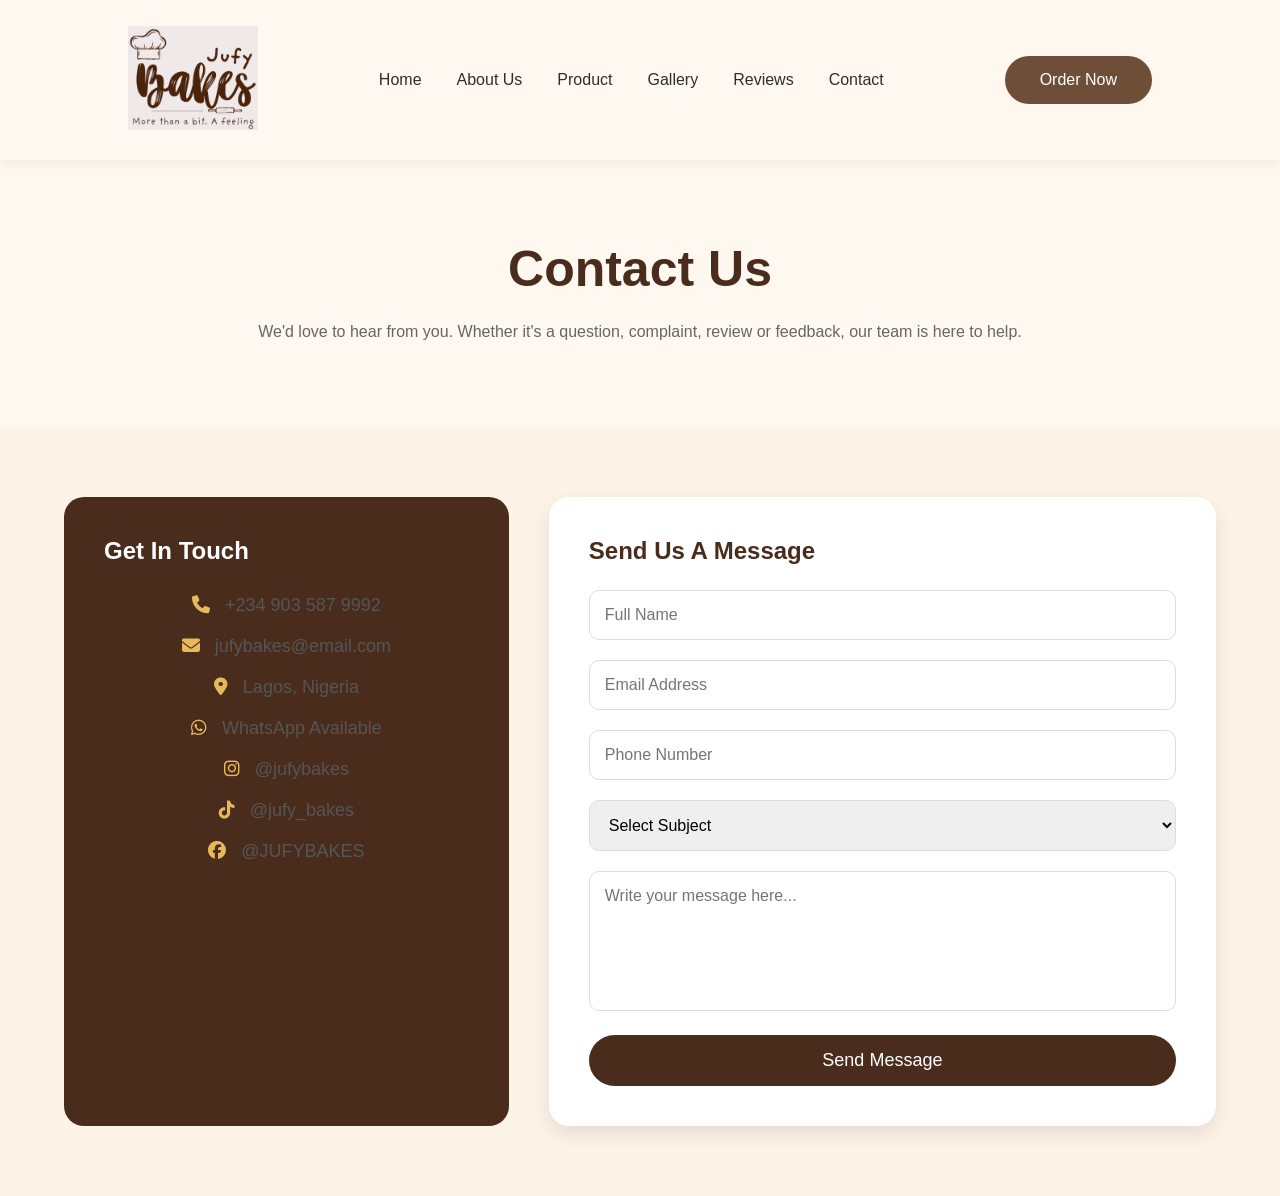
<file: contact.html>
<!DOCTYPE html>
<html lang="en">

<head>

<meta charset="UTF-8">

<meta name="viewport" content="width=device-width, initial-scale=1.0">

<title>Contact Us | JUFY BAKES</title>

<link rel="stylesheet" href="style.css">

<link rel="stylesheet"
href="https://cdnjs.cloudflare.com/ajax/libs/font-awesome/6.7.2/css/all.min.css">

</head>

<body>

    <header>
        <div class="logo">
            <img src="Images/Simple Logo.png">
        </div>

        <div  class="he-lin">
           <nav>
                <ul>
                   <li><a href="index.html">Home</a></li>
                   <li><a href="about.html">About Us</a></li>
                   <li><a href="product.html">Product</a></li>
                   <li><a href="gallery.html">Gallery</a></li>
                   <li><a href="reviews.html">Reviews</a></li>
                   <li><a href="contact.html">Contact</a></li>
                </ul>
           </nav>
        </div>

        <a href="custom.html" class="btn">Order Now</a>

    </header>

<section class="contact-hero">

<h1>Contact Us</h1>

<p>
We'd love to hear from you.
Whether it's a question, complaint, review or feedback,
our team is here to help.
</p>

</section>

<section class="contact">

<div class="contact-info">

<h2>Get In Touch</h2>

<p><i class="fa-solid fa-phone"></i> +234 903 587 9992</p>

<p><i class="fa-solid fa-envelope"></i> jufybakes@email.com</p>

<p><i class="fa-solid fa-location-dot"></i> Lagos, Nigeria</p>

<p><i class="fa-brands fa-whatsapp"></i> WhatsApp Available</p>

<p><i class="fa-brands fa-instagram"></i> @jufybakes</p>

<p><i class="fa-brands fa-tiktok"></i> @jufy_bakes</p>

<p><i class="fa-brands fa-facebook"></i> @JUFYBAKES</p>



</div>


<div class="contact-form">

<h2>Send Us A Message</h2>

<form>

<input type="text"
placeholder="Full Name"
required>

<input type="email"
placeholder="Email Address"
required>

<input type="tel"
placeholder="Phone Number">

<select required>

<option>Select Subject</option>

<option>Complaint</option>

<option>Feedback</option>

<option>Review</option>

<option>Question</option>

<option>Suggestion</option>

<option>Business Enquiry</option>

</select>

<textarea
rows="6"
placeholder="Write your message here..."
required></textarea>

<button type="submit">

Send Message

</button>

</form>

</div>

</section>

</body>

</html>
</file>
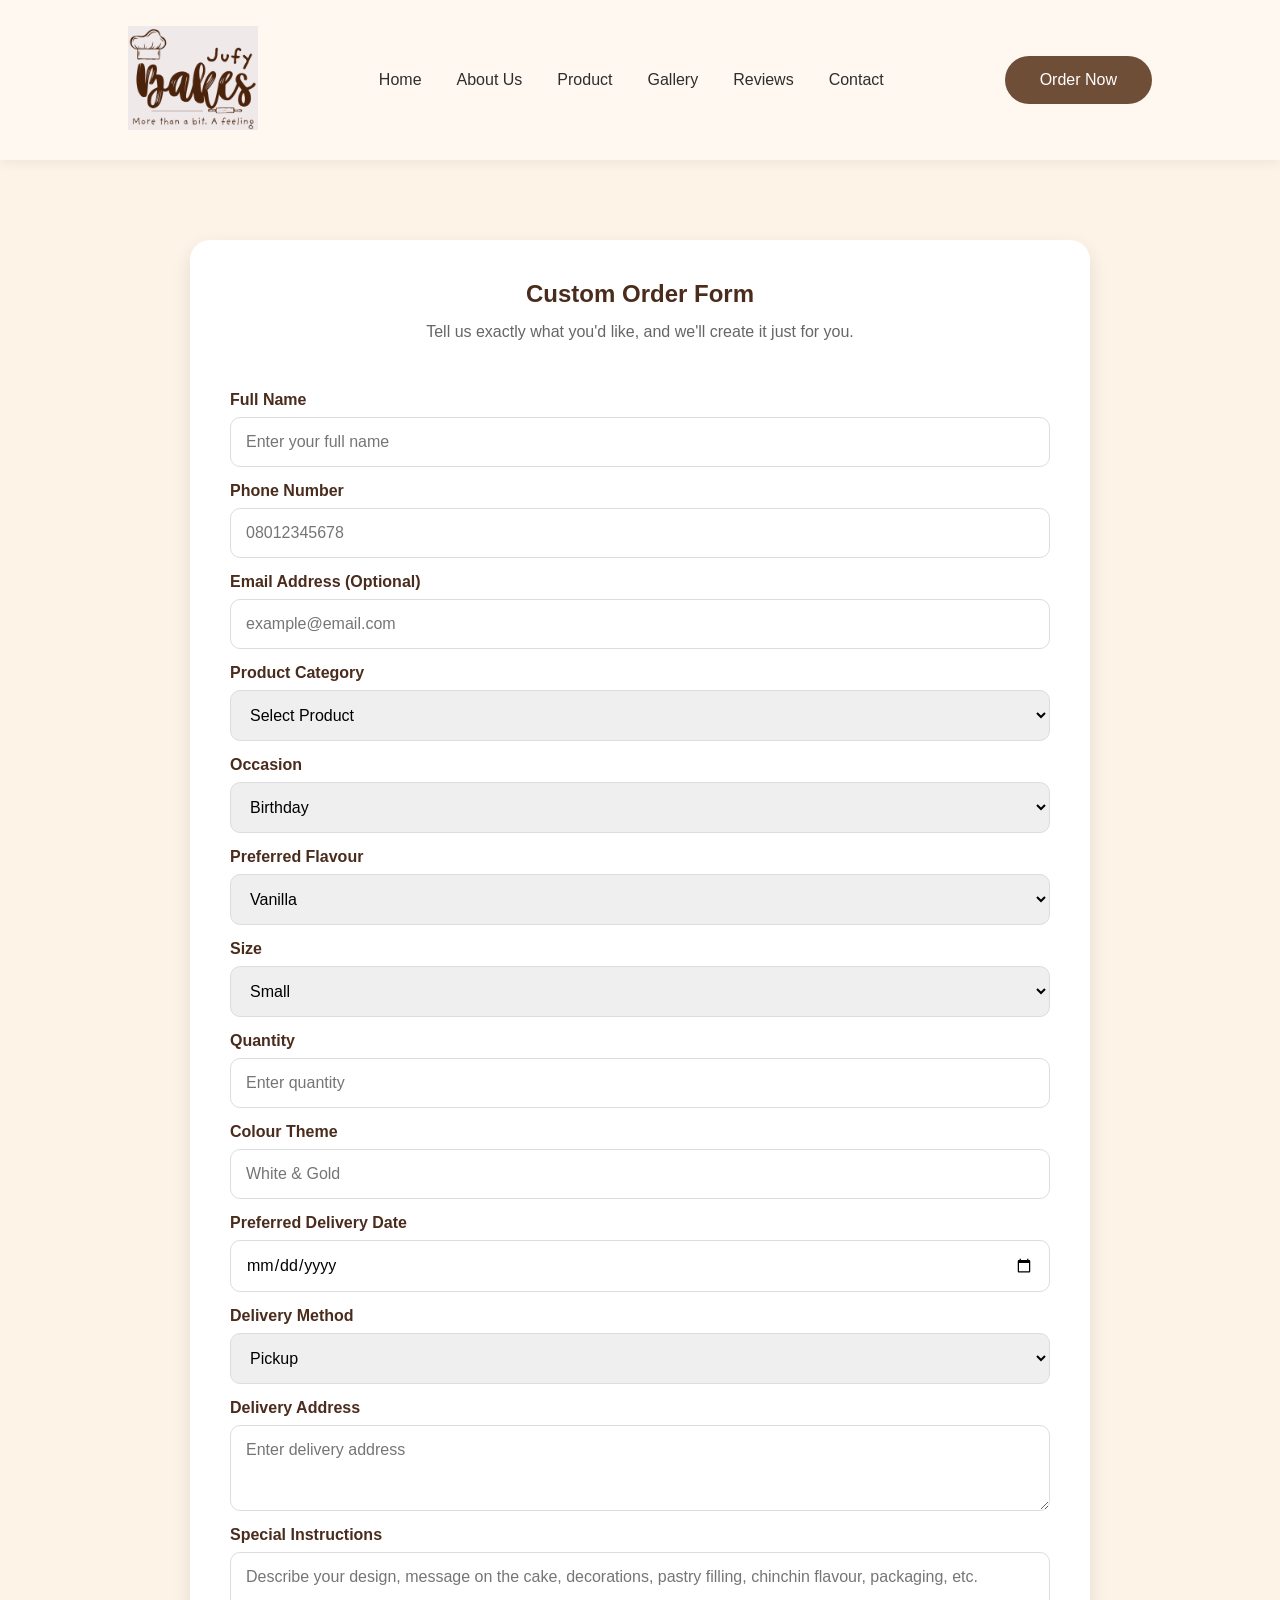
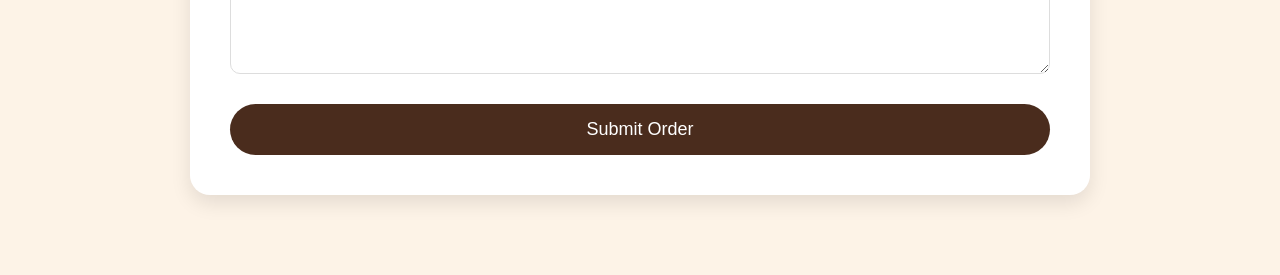
<file: custom.html>
<!DOCTYPE html>
<html lang="en">
<head>
    <meta charset="UTF-8">
    <meta name="viewport" content="width=device-width, initial-scale=1.0">
    <title>Custom Order | JUFY BAKES</title>
     <link rel="stylesheet" href="style.css">
</head>
<body>

    <header>
        <div class="logo">
            <img src="Images/Simple Logo.png">
        </div>

        <div  class="he-lin">
           <nav>
                <ul>
                   <li><a href="index.html">Home</a></li>
                   <li><a href="about.html">About Us</a></li>
                   <li><a href="product.html">Product</a></li>
                   <li><a href="gallery.html">Gallery</a></li>
                   <li><a href="reviews.html">Reviews</a></li>
                   <li><a href="contact.html">Contact</a></li>
                </ul>
           </nav>
        </div>

         <a href="custom.html" class="btn">Order Now</a>

    </header>
    
<section class="custom-order">

    <h1>Custom Order Form</h1>
    <p>Tell us exactly what you'd like, and we'll create it just for you.</p>

    <form>

        <label>Full Name</label>
        <input type="text" placeholder="Enter your full name" required>

        <label>Phone Number</label>
        <input type="tel" placeholder="08012345678" required>

        <label>Email Address (Optional)</label>
        <input type="email" placeholder="example@email.com">

        <label>Product Category</label>
        <select required>
            <option value="">Select Product</option>
            <option>Cake</option>
            <option>Pastries</option>
            <option>Chinchin</option>
        </select>

        <label>Occasion</label>
        <select>
            <option>Birthday</option>
            <option>Wedding</option>
            <option>Bridal Shower</option>
            <option>Baby Shower</option>
            <option>Graduation</option>
            <option>Anniversary</option>
            <option>Corporate Event</option>
            <option>Just Because</option>
            <option>Other</option>
        </select>

        <label>Preferred Flavour</label>
        <select>
            <option>Vanilla</option>
            <option>Chocolate</option>
            <option>Red Velvet</option>
            <option>Strawberry</option>
            <option>Fruit</option>
            <option>Mixed Flavours</option>
            <option>Other</option>
        </select>

        <label>Size</label>
        <select>
            <option>Small</option>
            <option>Medium</option>
            <option>Large</option>
            <option>Extra Large</option>
        </select>

        <label>Quantity</label>
        <input type="number" min="1" placeholder="Enter quantity">

        <label>Colour Theme</label>
        <input type="text" placeholder="White & Gold">

        <label>Preferred Delivery Date</label>
        <input type="date">

        <label>Delivery Method</label>
        <select>
            <option>Pickup</option>
            <option>Delivery</option>
        </select>

        <label>Delivery Address</label>
        <textarea rows="3" placeholder="Enter delivery address"></textarea>

        <label>Special Instructions</label>
        <textarea rows="5" placeholder="Describe your design, message on the cake, decorations, pastry filling, chinchin flavour, packaging, etc."></textarea>

        <button type="submit">Submit Order</button>

    </form>

</section>
</body>
</html>
</file>
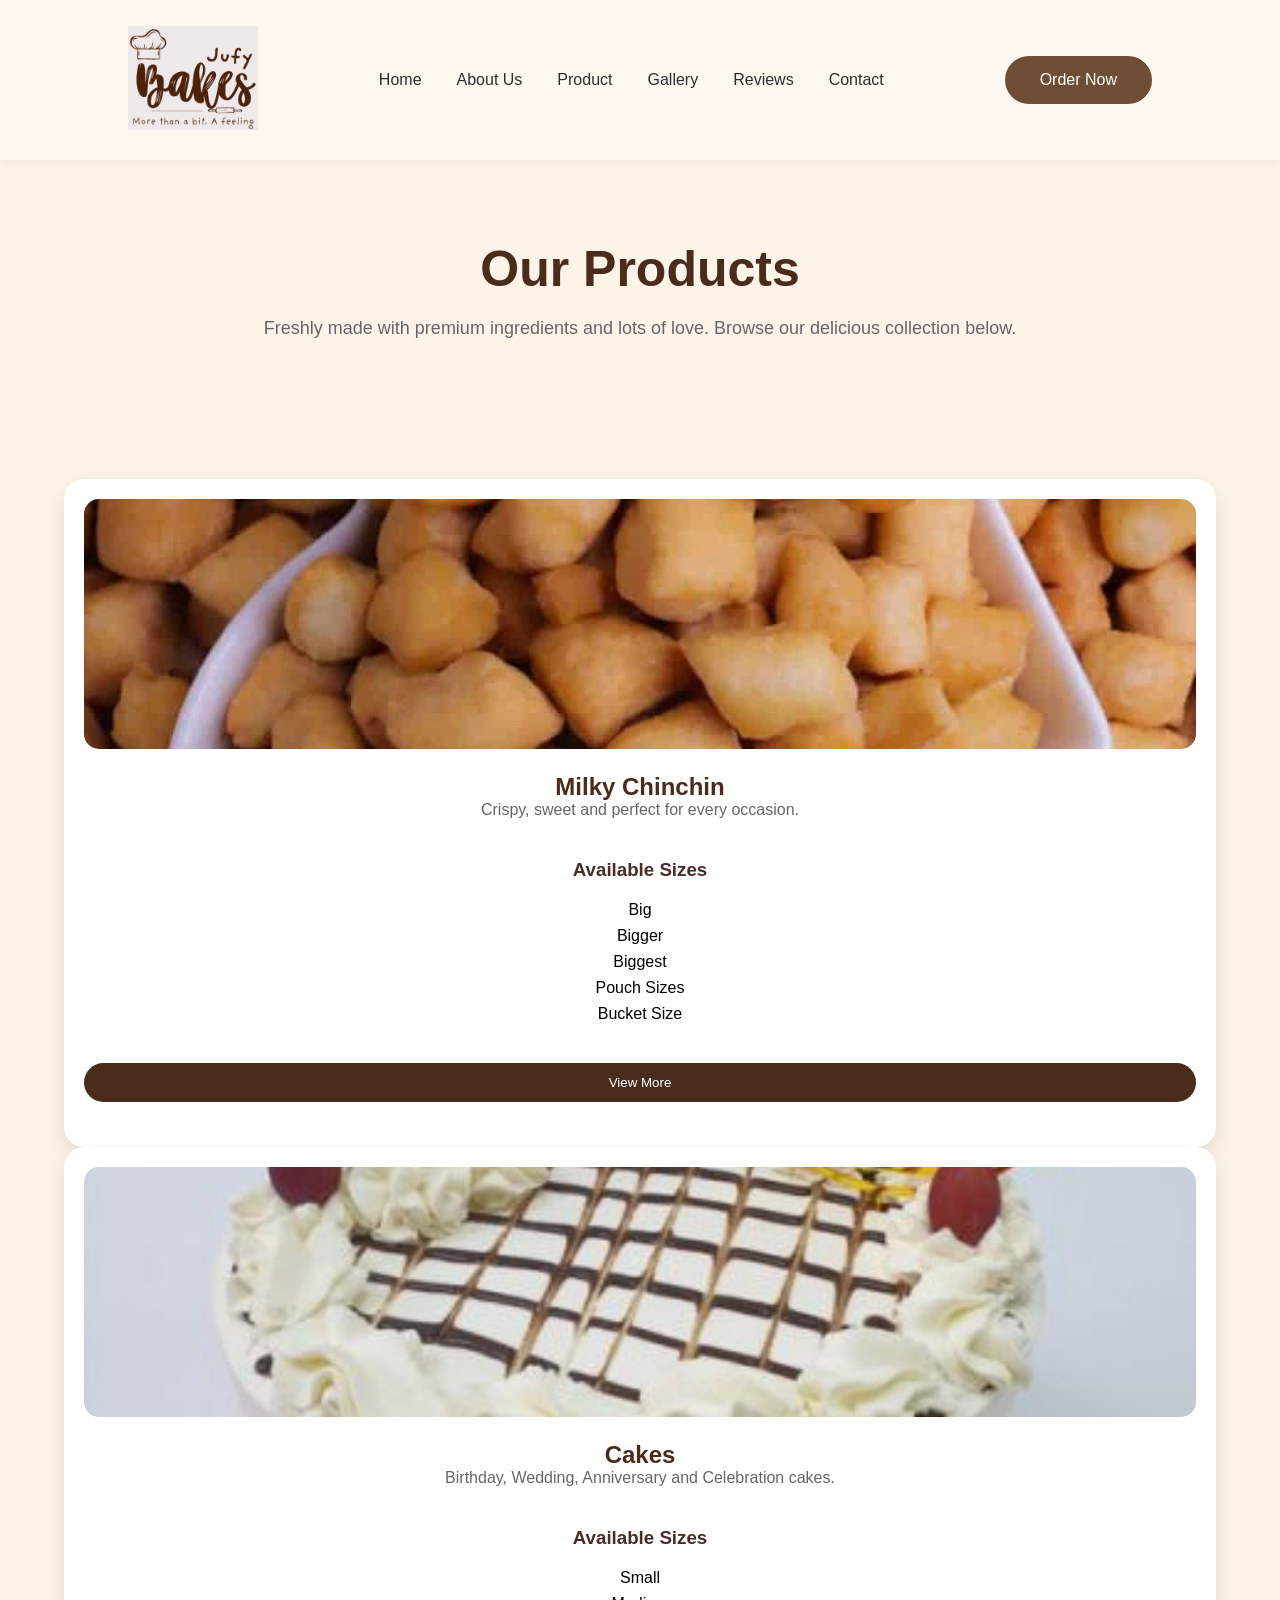
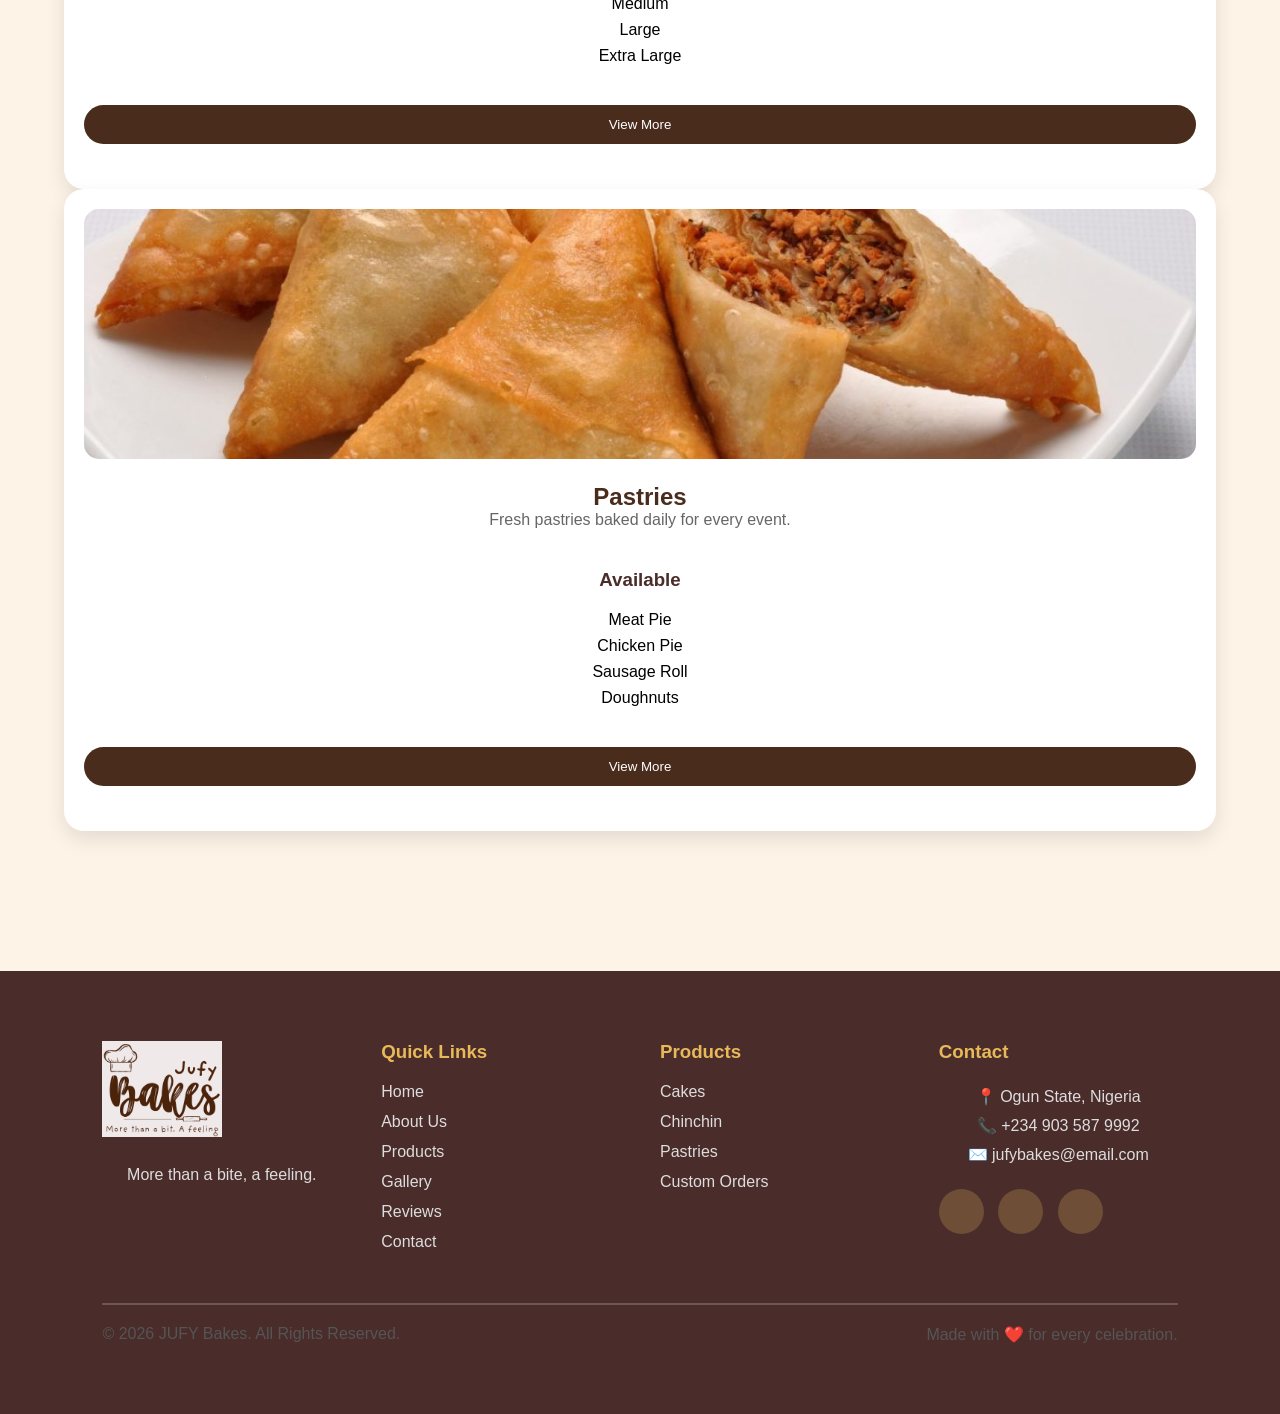
<file: product.html>
<!DOCTYPE html>
<html lang="en">
<head>
<meta charset="UTF-8">
<meta name="viewport" content="width=device-width, initial-scale=1.0">
<title>Our Products | JUFY BAKES</title>
<link rel="stylesheet" href="style.css">
</head>

<body>

 <header>
        <div class="logo">
            <img src="Images/Simple Logo.png">
        </div>

        <div  class="he-lin">
           <nav>
                <ul>
                   <li><a href="index.html">Home</a></li>
                   <li><a href="about.html">About Us</a></li>
                   <li><a href="product.html">Product</a></li>
                   <li><a href="gallery.html">Gallery</a></li>
                   <li><a href="reviews.html">Reviews</a></li>
                   <li><a href="contact.html">Contact</a></li>
                </ul>
           </nav>
        </div>

         <a href="custom.html" class="btn">Order Now</a>

    </header>


<section class="product-hero">

    <h1>Our Products</h1>

    <p>
        Freshly made with premium ingredients and lots of love.
        Browse our delicious collection below.
    </p>

</section>


<section class="products">

    <!-- Chinchin -->

    <div class="product-card">

        <img src="Images/bowl-chin.jpg">

        <h2>Milky Chinchin</h2>

        <p>Crispy, sweet and perfect for every occasion.</p>

        <h3>Available Sizes</h3>

        <ul>
            <li>Big</li>
            <li>Bigger</li>
            <li>Biggest </li>
            <li>Pouch Sizes</li>
            <li>Bucket Size</li>
        </ul>

        <a href="chinchin.html">
            <button>View More</button>
        </a>

    </div>


    <!-- Cakes -->

    <div class="product-card">

        <img src="Images/The-cake.jpg">

        <h2>Cakes</h2>

        <p>Birthday, Wedding, Anniversary and Celebration cakes.</p>

        <h3>Available Sizes</h3>

        <ul>
            <li>Small</li>
            <li>Medium</li>
            <li>Large</li>
            <li>Extra Large</li>
        </ul>

        <a href="cakes.html">
            <button>View More</button>
        </a>

    </div>


    <!-- Pastries -->

    <div class="product-card">

        <img src="Images/butter_samosa.jpg">

        <h2>Pastries</h2>

        <p>Fresh pastries baked daily for every event.</p>

        <h3>Available</h3>

        <ul>
            <li>Meat Pie</li>
            <li>Chicken Pie</li>
            <li>Sausage Roll</li>
            <li>Doughnuts</li>
        </ul>

        <a href="pastries.html">
            <button>View More</button>
        </a>

    </div>

</section>


<footer>

    <div class="footer-container">

        <div class="footer-box">

            <img src="Images/Simple Logo.png" alt="JUFY Bakes Logo">

            <p>
                More than a bite, a feeling.
            </p>

        </div>

        <div class="footer-box">

            <h3>Quick Links</h3>

            <a href="#">Home</a>
            <a href="#">About Us</a>
            <a href="#">Products</a>
            <a href="#">Gallery</a>
            <a href="#">Reviews</a>
            <a href="#">Contact</a>

        </div>

        <div class="footer-box">

            <h3>Products</h3>

            <a href="#">Cakes</a>
            <a href="#">Chinchin</a>
            <a href="#">Pastries</a>
            <a href="#">Custom Orders</a>

        </div>

        <div class="footer-box">

            <h3>Contact</h3>

            <p>📍 Ogun State, Nigeria</p>
            <p>📞 +234 903 587 9992</p>
            <p>✉️ jufybakes@email.com</p>

            <div class="socials">

                <a href="#"><i class="fa-brands fa-facebook"></i></a>

                <a href="#"><i class="fa-brands fa-instagram"></i></a>

                <a href="#"><i class="fa-brands fa-whatsapp"></i></a>

            </div>

        </div>

    </div>

    <hr>

    <div class="copyright">

        <p>
            © 2026 JUFY Bakes. All Rights Reserved.
        </p>

        <p>
            Made with ❤️ for every celebration.
        </p>

    </div>

</footer>   

</body>
</html>
</file>
<file: style.css>
*{
    margin: 0;
    padding: 0;
    box-sizing: border-box;
    font-family: Arial, Helvetica, sans-serif;

}

html{
    scroll-behavior:smooth;
}

body{
    font-family:Arial, Helvetica, sans-serif;
    background-color: #fdf3e7;
}

header{
    display: flex;
    justify-content: space-between;
    align-items: center;
    padding: 20px 60px;
    background: #f0e7ed;
    position: sticky;
    top: 0;
    z-index: 10;
    box-shadow: 0 4px 10px rgba(0, 0, 0, 0.05);
    height: 90px;
}

.container{
    width:100%;
    max-width:1200px;
    margin:auto;
    position: relative;
    height: 100vh;
    overflow: hidden;
    padding: 80px;
}

.logo img{
    width: 130px;
    height: auto;
}

nav{
    display: flex;
    justify-content: space-between;
    align-items: center;
     height: 80px;
    padding: 0;
}
nav ul{
    display: flex;
    list-style: none;
    gap: 35px;
}
nav a{
    text-decoration: none;
    color: #2e2e2e; 
    font-weight: 500;
    transition: 0.3s;
}
nav a:hover{
    color: #d4a055;
}

.slider{
    position: absolute;
    width: 100%;
    height: 100%;
}

.slide{
    position: absolute;
    width: 100%;
    height: 100%;
    object-fit: cover;
    opacity: 0;
    transition: opacity 1s ease;
}

.slide.active{
    opacity: 1;
}

.hero-container{
    position: relative;
    z-index: 2;
    color: rgb(15, 13, 13);
    padding: 100px;
}

.eyebrow{
    color: #6b4423;
    border-radius: 999px;
    letter-spacing: 1px;
    padding: 9px 16px;
    background: #f5e6d3;
    margin: 5px;
    font-size: 15px;
}

.heading{
    font-size: 4rem;
    font-weight: 700;
    color: #4a2c1d;
}

.deli{
    margin: 10px;
    gap: 4px;
    font-size: 20px;
    text-align: justify;
}

.hero-buttons{
    margin-bottom:20px;
}

.btns{
    background: #4a2c1d;
    color: white;
    padding:12px 28px;
    border:none;
    border-radius:30px;
    text-decoration: none;
}

.btns:hover{
    background: #6b4423;
}

.features{
    background-color:#FFF8F1;
    padding:80px 8%;
    text-align:center;
}

.features h2{
    font-size:40px;
    color:#4A2C1D;
    margin-bottom:20px;
}

.features-text{
    max-width:700px;
    margin:0 auto 50px;
    font-size:18px;
    line-height:1.8;
    color:#555;
}

.feature-container{
    display:flex;
    justify-content:center;
    gap:25px;
    flex-wrap:wrap;
}

.feature-card{
    width:190px;
    background:#ffffff;
    padding:30px 20px;
    border-radius:15px;
    box-shadow:0 8px 20px rgba(0,0,0,0.1);
    transition:0.3s;
}

.feature-card:hover{
    transform:translateY(-10px);
}

.feature-card i{
    font-size:40px;
    color:#C47B32;
    margin-bottom:20px;
}

.feature-card h3{
    color:#4A2C1D;
    font-size:18px;
    line-height:1.5;
}
.cards{
    display:grid;
    grid-template-columns:repeat(auto-fit,minmax(250px,1fr));
    gap:30px;
}

.cardss p{
    color: #6b4423;
}

.card{
    background:white;
    padding:22px;
    border-radius:20px;
    text-align:center;
    transition:0.3s;
}

.card:hover{
    transform:translateY(-10px);
}

.card img{
    width:100px;
    height:120px;
    margin-bottom:20px;
    object-fit: cover;
}

.card h3{
    margin-bottom:10px;
}

p{
    text-align: center;
    font-size: medium;
    color: #555;

}

.items{
    background: #fff8f1;
    padding: 60px 80px;
    text-align: center;
}

.items p{
    max-width: 900px;
    margin-top: auto;
}

.list-item{
    display: flex;
    justify-content: space-between;
    margin-top: 40px;
}

.list-items nav{
    display: flex;
}

.treats{
    background:#FFF8F1;
    padding:80px 8%;
}

.treats h2{
    text-align:center;
    font-size:48px;
    color:#4A2C1D;
    margin-bottom:60px;
}

.cards{
    display:flex;
    justify-content:center;
    gap:35px;
    flex-wrap:wrap;
}

.card{
    width:340px;
    background:#fff;
    border-radius:20px;
    overflow:hidden;
    box-shadow:0 10px 25px rgba(0,0,0,.1);
    transition:.3s;
}

.card:hover{
    transform:translateY(-10px);
}

.card img{
    width:100%;
    height:250px;
    object-fit:cover;
}

.card-content{
    padding:25px;
    text-align:center;
}

.card-content h3{
    color:#4A2C1D;
    margin-bottom:10px;
    font-size:28px;
}

.card-content p{
    color:#666;
    line-height:1.6;
    margin-bottom:25px;
}

.btn{
    display:inline-block;
    padding:12px 30px;
    background:#4A2C1D;
    color:white;
    text-decoration:none;
    border-radius:30px;
    transition:.3s;
}

.btn:hover{
    background:#C47B32;
}

.custom-section{
    width:90%;
    max-width:1200px;
    margin:80px auto;
    padding:50px;
    background:#ffffff;
    border-radius:25px;

    display:flex;
    align-items:center;
    justify-content:space-between;
    gap:60px;

    box-shadow:0 10px 30px rgba(0,0,0,0.08);
}

.custom-image{
    flex:1;
}

.custom-image img{
    width:100%;
    height:450px;
    object-fit:cover;
    border-radius:20px;
}

.custom-content{
    flex:1;
}

.small-title{
    color:#8B5E3C;
    font-weight:bold;
    letter-spacing:2px;
    font-size:14px;
    margin-bottom:10px;
}

.custom-content h2{
    font-size:50px;
    color:#3E2723;
    margin-bottom:20px;
}

.custom-text{
    color:#666;
    font-size:18px;
    line-height:1.8;
    margin-bottom:25px;
}

.custom-features p{
    margin:12px 0;
    font-size:18px;
    color:#444;
}

.custom-btn{
    margin-top:25px;
    padding:16px 35px;
    background:#5C3A21;
    color:white;
    border:none;
    border-radius:50px;
    font-size:17px;
    cursor:pointer;
    transition:.3s;
}

.custom-btn:hover{
    background:#8B5E3C;
    transform:translateY(-4px);
}

.why-choose{
    background:#FFF8F1;
    padding:80px 8%;
    text-align:center;
}

.small-heading{
    color:#8B5E3C;
    font-size:14px;
    font-weight:bold;
    letter-spacing:2px;
    text-transform:uppercase;
    margin-bottom:10px;
}

.why-choose{
    background:#FFF8F1;
    padding:90px 8%;
    text-align:center;
}

.section-tag{
    color:#A67C52;
    font-size:14px;
    font-weight:700;
    letter-spacing:3px;
    text-transform:uppercase;
}

.why-choose h2{
    font-size:42px;
    color:#3E2723;
    margin:15px 0;
}

.section-text{
    width:70%;
    margin:0 auto 60px;
    color:#666;
    line-height:1.8;
    font-size:18px;
}

.why-container{
    display:grid;
    grid-template-columns:repeat(4,1fr);
    gap:30px;
}

.why-card{
    background:white;
    padding:35px 25px;
    border-radius:20px;
    box-shadow:0 8px 20px rgba(0,0,0,.08);
    transition:.3s;
}

.why-card:hover{
    transform:translateY(-10px);
    box-shadow:0 15px 35px rgba(0,0,0,.15);
}

.why-card i{
    font-size:45px;
    color:#6F4E37;
    margin-bottom:20px;
}

.why-card h3{
    color:#3E2723;
    margin-bottom:15px;
    font-size:24px;
}

.why-card p{
    color:#666;
    line-height:1.7;
    font-size:16px;
}
.reviews{
    text-align:center;
    padding:80px 0;
}

.review-slider{
    position:relative;
    width:70%;
    margin:auto;
    min-height:200px;
}

.review{
    display:none;
    background:#fff;
    padding:30px;
    border-radius:15px;
    box-shadow:0 5px 20px rgba(0,0,0,.1);
}

.review.active{
    display:block;
}

.dots{
    margin-top:20px;
}

.dot{
    height:12px;
    width:12px;
    margin:0 5px;
    display:inline-block;
    border-radius:50%;
    background:#ccc;
    cursor:pointer;
}

.dot.active{
    background:#4a2c1d;
}

.cta{
    display:flex;
    justify-content:space-between;
    align-items:center;
    gap:60px;
    width:90%;
    max-width:1200px;
    margin:80px auto;
    background:#fff;
    padding:60px;
    border-radius:20px;
    box-shadow:0 10px 30px rgba(0,0,0,.08);
}

.cta-image{
    flex:1;
}

.cta-image img{
    width:100%;
    border-radius:20px;
}

.cta-text{
    flex:1;
}

.cta-text h2{
    font-size:48px;
    color:#4A2C2A;
    margin-bottom:20px;
}

.cta-text p{
    font-size:18px;
    line-height:1.8;
    color:#555;
    margin-bottom:30px;
}

.cta-buttons{
    display:flex;
    gap:20px;
    margin-bottom:25px;
}

.btn{
    text-decoration:none;
    background:#6F4E37;
    color:white;
    padding:15px 35px;
    border-radius:40px;
    transition:.3s;
}

.btn:hover{
    background:#4A2C2A;
}

.btn2{
    text-decoration:none;
    border:2px solid #6F4E37;
    color:#6F4E37;
    padding:15px 35px;
    border-radius:40px;
    transition:.3s;
}

.btn2:hover{
    background:#6F4E37;
    color:white;
}

.cta-text h4{
    color:#B8860B;
    font-size:18px;
}

footer{
    background:#4A2C2A;
    color:white;
    padding:70px 8%;
    margin-top:80px;
}

.footer-container{
    display:grid;
    grid-template-columns:repeat(auto-fit,minmax(220px,1fr));
    gap:40px;
}

.footer-box img{
    width:120px;
    margin-bottom:20px;
}

.footer-box h3{
    color:#E7B95A;
    margin-bottom:20px;
}

.footer-box p{
    color:#ddd;
    line-height:1.8;
}

.footer-box a{
    display:block;
    color:#ddd;
    text-decoration:none;
    margin-bottom:12px;
    transition:.3s;
}

.footer-box a:hover{
    color:#E7B95A;
    padding-left:5px;
}

.socials{
    margin-top:20px;
}

.socials a{
    display:inline-block;
    width:45px;
    height:45px;
    background:#6F4E37;
    text-align:center;
    line-height:45px;
    border-radius:50%;
    margin-right:10px;
    color:white;
    font-size:18px;
}

.socials a:hover{
    background:#E7B95A;
    color:#4A2C2A;
}

footer hr{
    margin:40px 0 20px;
    border:1px solid rgba(255,255,255,.2);
}

.copyright{
    display:flex;
    justify-content:space-between;
    flex-wrap:wrap;
    color:#ddd;
    font-size:15px;
}





.products{
    width:90%;
    margin:auto;
    padding:60px 0;
}

.products h1{
    text-align:center;
    font-size:50px;
    color:#4A2C2A;
}

.products p{
    text-align:center;
    color:#666;
    margin-bottom:40px;
}

.product-container{
    display:grid;
    grid-template-columns:repeat(auto-fit,minmax(280px,1fr));
    gap:30px;
    padding: 40px;
}

.product-card{
    background:white;
    border-radius: 20px;
    padding:20px;
    text-align:center;
    box-shadow:0 5px 15px rgba(0,0,0,.1);
    overflow: hidden;
}

.product-card img{
    width:100%;
    height:250px;
    object-fit:cover;
    border-radius:15px;
}

.product-card h3{
    margin-top:20px;
    color:#4A2C2A;
}

.product-card button{
    margin-top:20px;
    width:100%;
    padding:15px;
    background:#6F4E37;
    color:white;
    border:none;
    border-radius:40px;
    cursor:pointer;
}






.about-page{
    width:90%;
    max-width:1200px;
    margin:80px auto;
    display:flex;
    align-items:center;
    gap:60px;
}

.about-image{
    flex:1;
}

.about-image img{
    width:100%;
    border-radius:20px;
}

.about-content{
    flex:1;
}

.about-content h1{
    font-size:50px;
    color:#4A2C2A;
    margin-bottom:20px;
}

.about-content p{
    line-height:1.9;
    color:#555;
    margin-bottom:20px;
}

.mission-vision{
    width:90%;
    max-width:1200px;
    margin:80px auto;
    display:flex;
    gap:30px;
}

.box{
    flex:1;
    background:white;
    padding:40px;
    border-radius:20px;
    box-shadow:0 5px 20px rgba(0,0,0,.08);
}

.box h2{
    color:#4A2C2A;
    margin-bottom:20px;
}

.values{
    width:90%;
    max-width:1200px;
    margin:80px auto;
    text-align:center;
}

.values h2{
    color:#4A2C2A;
    font-size:40px;
    margin-bottom:40px;
}

.value-container{
    display:grid;
    grid-template-columns:repeat(auto-fit,minmax(220px,1fr));
    gap:25px;
}

.value-card{
    background:white;
    padding:30px;
    border-radius:20px;
    box-shadow:0 5px 15px rgba(0,0,0,.08);
}

.value-card h3{
    color:#6F4E37;
    margin-bottom:15px;
}

.why-about{
    width:90%;
    max-width:1200px;
    margin:80px auto;
}

.why-about h2{
    color:#4A2C2A;
    text-align:center;
    margin-bottom:30px;
}

.why-about ul{
    list-style:none;
    line-height:2.2;
    font-size:18px;
}





.product-hero{
    text-align:center;
    padding:80px 10%;
}

.product-hero h1{
    font-size:50px;
    color:#4A2C1D;
    margin-bottom:20px;
}

.product-hero p{
    font-size:18px;
    color:#666;
}



.product-card{
    background:white;
    border-radius:20px;
    overflow:hidden;
    text-align:center;
    box-shadow:0 8px 20px rgba(0,0,0,.1);
    transition:.4s;
}

.product-card:hover{
    transform:translateY(-10px);
}

.product-card img{
    width:100%;
    height:250px;
    object-fit:cover;
}

.product-card h2{
    color:#4A2C1D;
    margin-top:20px;
}

.product-card p{
    padding:0 20px;
    color:#666;
}

.product-card h3{
    margin-top:20px;
}

.product-card ul{
    list-style:none;
    padding:0;
    margin:20px;
}

.product-card li{
    margin:8px 0;
}

.product-card button{
    background:#4A2C1D;
    color:white;
    border:none;
    padding:12px 30px;
    border-radius:30px;
    margin-bottom:25px;
    cursor:pointer;
}

.product-card button:hover{
    background:#7a4a2a;
}





/* Gallery Hero */

.gallery-hero{

    text-align:center;
    padding:80px 10%;

}

.gallery-hero h1{

    font-size:50px;
    color:#4A2C1D;
    margin-bottom:20px;

}

.gallery-hero p{

    width:70%;
    margin:auto;
    color:#666;
    line-height:1.8;

}


/* Gallery Grid */

.gallery{

    width:90%;
    margin:auto;

    display:grid;

    grid-template-columns:repeat(auto-fit,minmax(280px,1fr));

    gap:25px;

    padding-bottom:80px;

}


.gallery-item{

    overflow:hidden;

    border-radius:20px;

    background:white;

    box-shadow:0 8px 20px rgba(0,0,0,.1);

}


.gallery-item img{

    width:100%;

    height:300px;

    object-fit:cover;

    transition:.5s;

}


.gallery-item:hover img{

    transform:scale(1.08);

}


/* Bottom CTA */

.gallery-bottom{

    text-align:center;

    padding:70px 10%;

    background:#4A2C1D;

    color:white;

}


.gallery-bottom h2{

    font-size:40px;

}


.gallery-bottom p{

    margin:20px auto;

    width:60%;

    line-height:1.8;

}


.gallery-bottom button{

    padding:15px 35px;

    border:none;

    border-radius:30px;

    background:white;

    color:#4A2C1D;

    font-size:16px;

    cursor:pointer;

    font-weight:bold;

}


.gallery-bottom button:hover{

    background:#F5E6D3;

}




.contact-hero{

padding:80px 10%;

text-align:center;

background:#FFF8F1;

}

.contact-hero h1{

font-size:50px;

color:#4A2C1D;

}

.contact-hero p{

margin-top:20px;

color:#666;

line-height:1.8;

}


.contact{

width:90%;

max-width:1200px;

margin:70px auto;

display:grid;

grid-template-columns:1fr 1.5fr;

gap:40px;

}


.contact-info{

background:#4A2C1D;

color:white;

padding:40px;

border-radius:20px;

}


.contact-info h2{

margin-bottom:30px;

}


.contact-info p{

margin:20px 0;

font-size:18px;

}


.contact-info i{

color:#E7B95A;

margin-right:10px;

}


.contact-form{

background:white;

padding:40px;

border-radius:20px;

box-shadow:0 8px 20px rgba(0,0,0,.1);

}


.contact-form h2{

margin-bottom:25px;

color:#4A2C1D;

}


.contact-form input,
.contact-form select,
.contact-form textarea{

width:100%;

padding:15px;

margin-bottom:20px;

border:1px solid #ddd;

border-radius:10px;

font-size:16px;

}


.contact-form textarea{

resize:none;

}


.contact-form button{

width:100%;

padding:15px;

background:#4A2C1D;

color:white;

border:none;

border-radius:30px;

font-size:18px;

cursor:pointer;

transition:.3s;

}


.contact-form button:hover{

background:#7A4A2A;

}




header{

background:#FFF8F1;

padding:80px 10%;

text-align:center;

}

header h1{

font-size:50px;

color:#4A2C1D;

}

header p{

margin-top:20px;

color:#666;

line-height:1.8;

}



.reviews-hero{
    width:100%;
    min-height:70vh;
    background:
    linear-gradient(rgba(74,44,29,.75),
    rgba(74,44,29,.75)),
    url("imagess/review-banner.jpg");

    background-size:cover;
    background-position:center;

    display:flex;
    justify-content:center;
    align-items:center;
    text-align:center;
    padding:80px 8%;
}

.reviews-overlay{
    max-width:800px;
}

.eyebrow{
    color:#E7B95A;
    text-transform:uppercase;
    letter-spacing:4px;
    font-weight:bold;
    margin-bottom:20px;
}

.reviews-hero h1{
    font-size:60px;
    color:white;
    margin-bottom:25px;
}

.hero-text{
    color:#F5F5F5;
    font-size:19px;
    line-height:1.8;
    margin-bottom:35px;
}

.rating span{
    font-size:35px;
}

.rating h3{
    color:white;
    margin-top:10px;
    margin-bottom:40px;
    font-weight:500;
}

.review-buttons{
    display:flex;
    justify-content:center;
    gap:20px;
    flex-wrap:wrap;
}

.btn-primary{
    background:#E7B95A;
    color:#4A2C1D;
    padding:15px 35px;
    border-radius:40px;
    text-decoration:none;
    font-weight:bold;
    transition:.3s;
}

.btn-primary:hover{
    background:white;
}

.btn-secondary{
    border:2px solid white;
    color:white;
    padding:15px 35px;
    border-radius:40px;
    text-decoration:none;
    font-weight:bold;
    transition:.3s;
}

.btn-secondary:hover{
    background:white;
    color:#4A2C1D;
}



.write-review{
    width:90%;
    max-width:800px;
    margin:80px auto;
    background:#fff;
    padding:50px;
    border-radius:20px;
    box-shadow:0 10px 25px rgba(0,0,0,.08);
}

.section-tag{
    color:#B8860B;
    text-transform:uppercase;
    letter-spacing:3px;
    font-weight:bold;
    text-align:center;
}

.write-review h2{
    text-align:center;
    color:#4A2C2A;
    margin:15px 0;
    font-size:40px;
}

.review-text{
    text-align:center;
    color:#666;
    margin-bottom:40px;
    line-height:1.8;
}

.input-group{
    margin-bottom:25px;
}

.input-group label{
    display:block;
    margin-bottom:10px;
    color:#4A2C2A;
    font-weight:600;
}

.input-group input,
.input-group select,
.input-group textarea{
    width:100%;
    padding:15px;
    border:1px solid #ddd;
    border-radius:10px;
    font-size:16px;
    outline:none;
}

.input-group input:focus,
.input-group select:focus,
.input-group textarea:focus{
    border:2px solid #B8860B;
}

.stars label{
    display:block;
    margin-bottom:8px;
    cursor:pointer;
}

.review-btn{
    width:100%;
    padding:15px;
    background:#4A2C2A;
    color:white;
    border:none;
    border-radius:30px;
    font-size:18px;
    cursor:pointer;
    transition:.3s;
}

.review-btn:hover{
    background:#6F4E37;
}



.custom-order{
    width:90%;
    max-width:900px;
    margin:80px auto;
    background:#fff;
    padding:40px;
    border-radius:20px;
    box-shadow:0 8px 20px rgba(0,0,0,.1);
}

.custom-order h1{
    text-align:center;
    color:#4A2C1D;
    margin-bottom:15px;
}

.custom-order p{
    text-align:center;
    color:#666;
    margin-bottom:35px;
}

.custom-order form{
    display:flex;
    flex-direction:column;
}

.custom-order label{
    margin-top:15px;
    margin-bottom:8px;
    color:#4A2C1D;
    font-weight:bold;
}

.custom-order input,
.custom-order select,
.custom-order textarea{
    width:100%;
    padding:15px;
    border:1px solid #ddd;
    border-radius:10px;
    font-size:16px;
}

.custom-order textarea{
    resize:vertical;
}

.custom-order button{
    margin-top:30px;
    padding:15px;
    background:#4A2C1D;
    color:white;
    border:none;
    border-radius:30px;
    font-size:18px;
    cursor:pointer;
    transition:.3s;
}

.custom-order button:hover{
    background:#6F4E37;
}







@media screen and (max-width:768px){

/* Header */
header{
    flex-direction:column;
    height:auto;
    padding:20px;
}

.logo img{
    width:90px;
}

nav{
    width:100%;
    margin-top:15px;
}

nav ul{
    flex-direction:column;
    align-items:center;
    gap:15px;
}

/* Hero */

.container{
    height:auto;
    padding:30px 20px;
}

.hero-container{
    padding:30px 10px;
    text-align:center;
}

.heading{
    font-size:2.3rem;
}

.deli{
    font-size:16px;
    text-align:center;
}

.hero-buttons{
    display:flex;
    flex-direction:column;
    gap:15px;
    align-items:center;
}

/* Features */

.features{
    padding:60px 20px;
}

.feature-container{
    flex-direction:column;
    align-items:center;
}

.feature-card{
    width:100%;
    max-width:320px;
}

/* Popular Treats */

.treats h2{
    font-size:34px;
}

.cards{
    flex-direction:column;
    align-items:center;
}

.card{
    width:100%;
}

/* Custom Order */

.custom-section{
    flex-direction:column;
    padding:30px 20px;
    text-align:center;
}

.custom-image img{
    height:300px;
}

.custom-content h2{
    font-size:34px;
}

.custom-text{
    font-size:16px;
}

/* Why Choose */

.section-text{
    width:100%;
}

.why-container{
    grid-template-columns:1fr;
}

/* Reviews */

.review-slider{
    width:95%;
}

/* CTA */

.cta{
    flex-direction:column;
    padding:30px 20px;
    text-align:center;
}

.cta-text h2{
    font-size:34px;
}

.cta-buttons{
    flex-direction:column;
}

/* Footer */

.footer-container{
    grid-template-columns:1fr;
    text-align:center;
}

.copyright{
    flex-direction:column;
    gap:10px;
    text-align:center;
}

/* About Page */

.about-page{
    flex-direction:column;
}

.mission-vision{
    flex-direction:column;
}

/* Products */

.products h1,
.product-hero h1{
    font-size:36px;
}

.product-container{
    grid-template-columns:1fr;
    padding:10px;
}

/* Gallery */

.gallery-hero h1{
    font-size:36px;
}

.gallery-hero p{
    width:100%;
}

.gallery-bottom h2{
    font-size:32px;
}

.gallery-bottom p{
    width:100%;
}

/* Contact */

.contact{
    grid-template-columns:1fr;
}

/* Reviews Hero */

.reviews-hero{
    min-height:auto;
    padding:60px 20px;
}

.reviews-hero h1{
    font-size:38px;
}

.hero-text{
    font-size:16px;
}

.review-buttons{
    flex-direction:column;
    align-items:center;
}

/* Write Review */

.write-review{
    padding:30px 20px;
}

.write-review h2{
    font-size:32px;
}

/* Custom Order Form */

.custom-order{
    padding:30px 20px;
}

.custom-order h1{
    font-size:34px;
}

}
</file>
